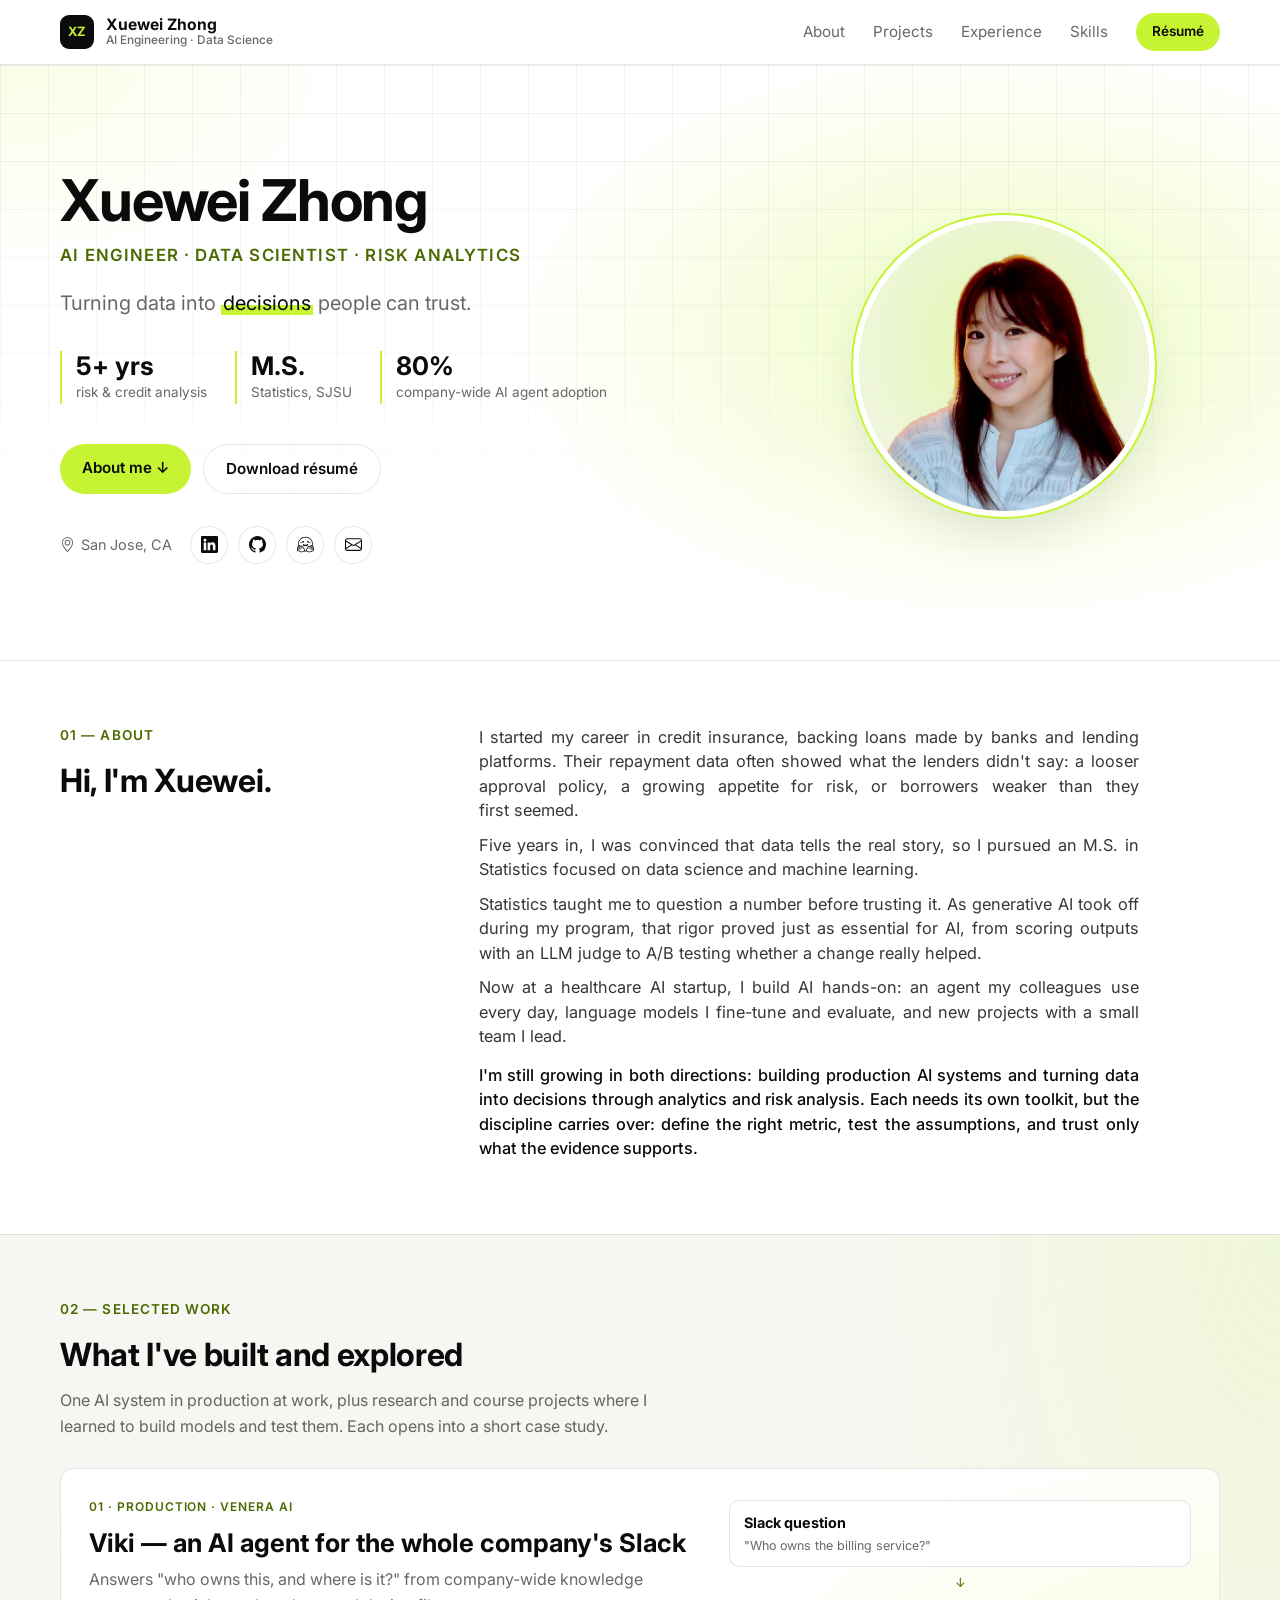
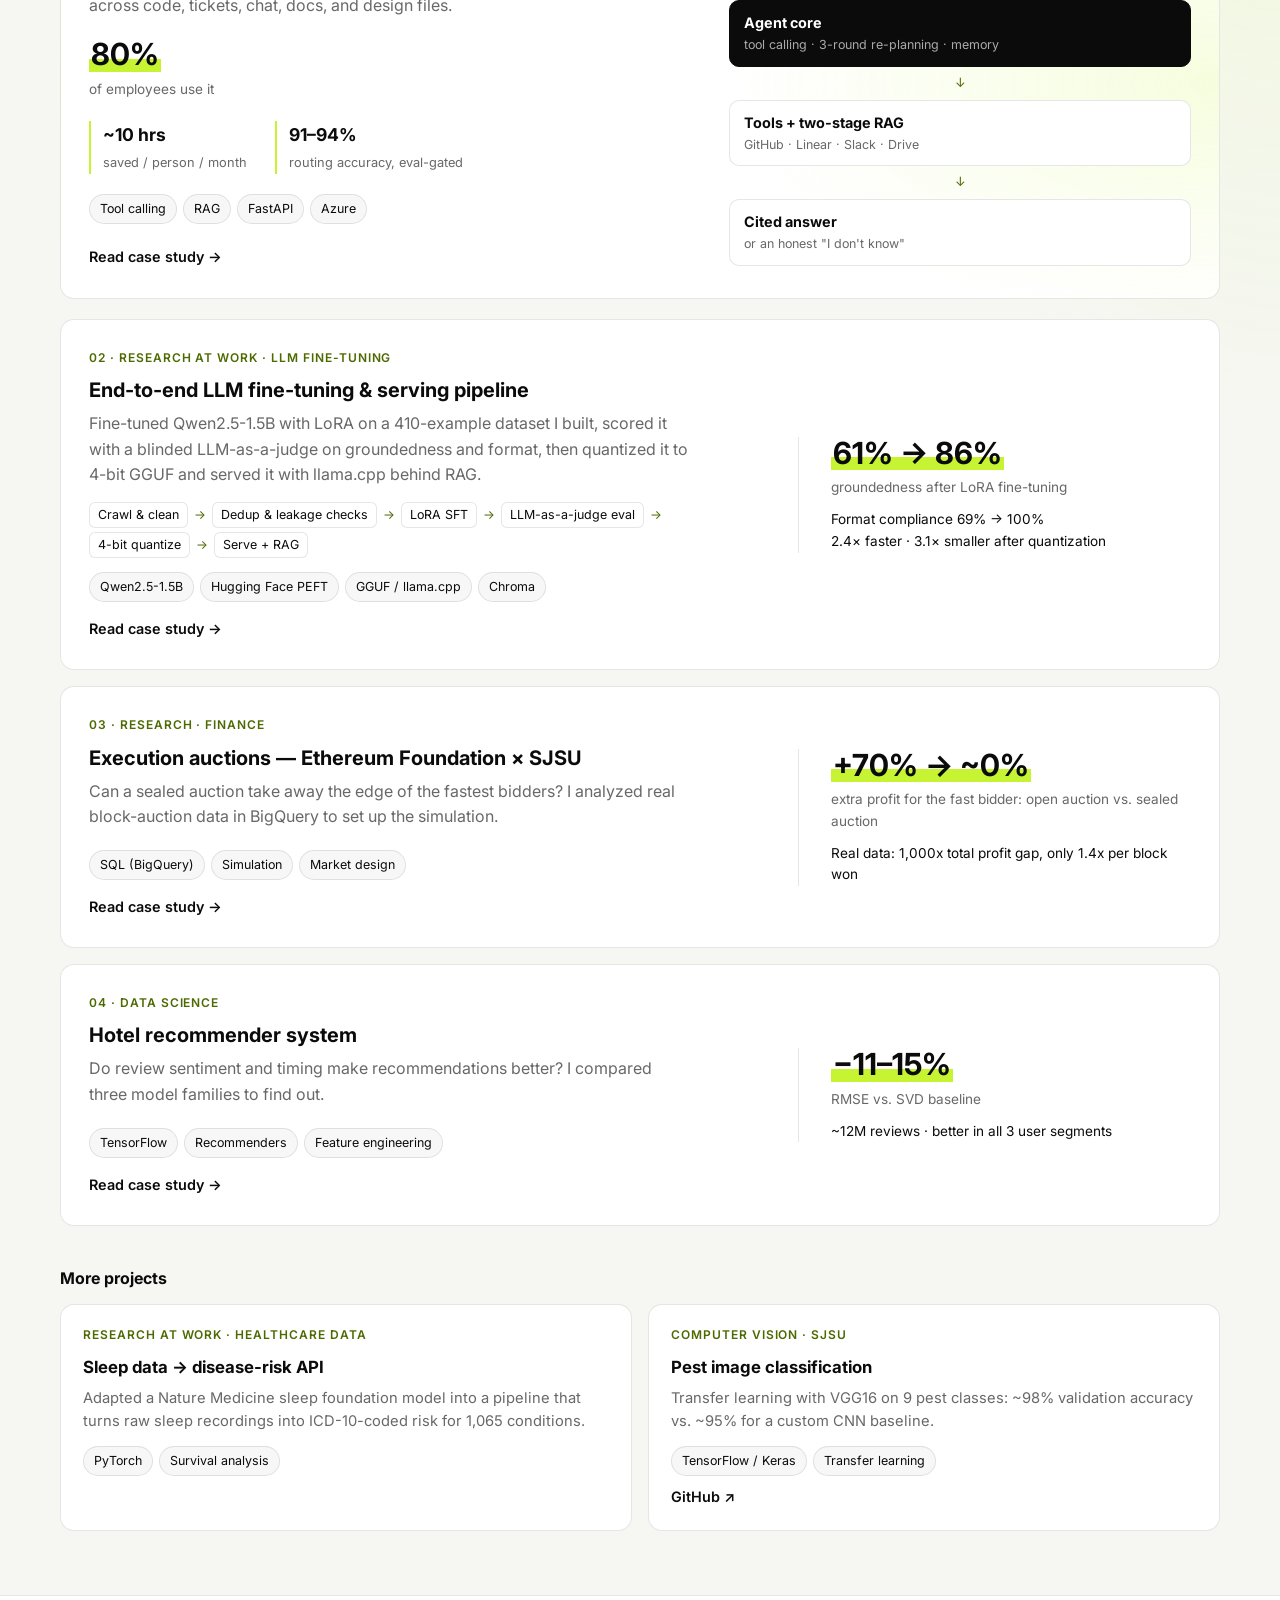
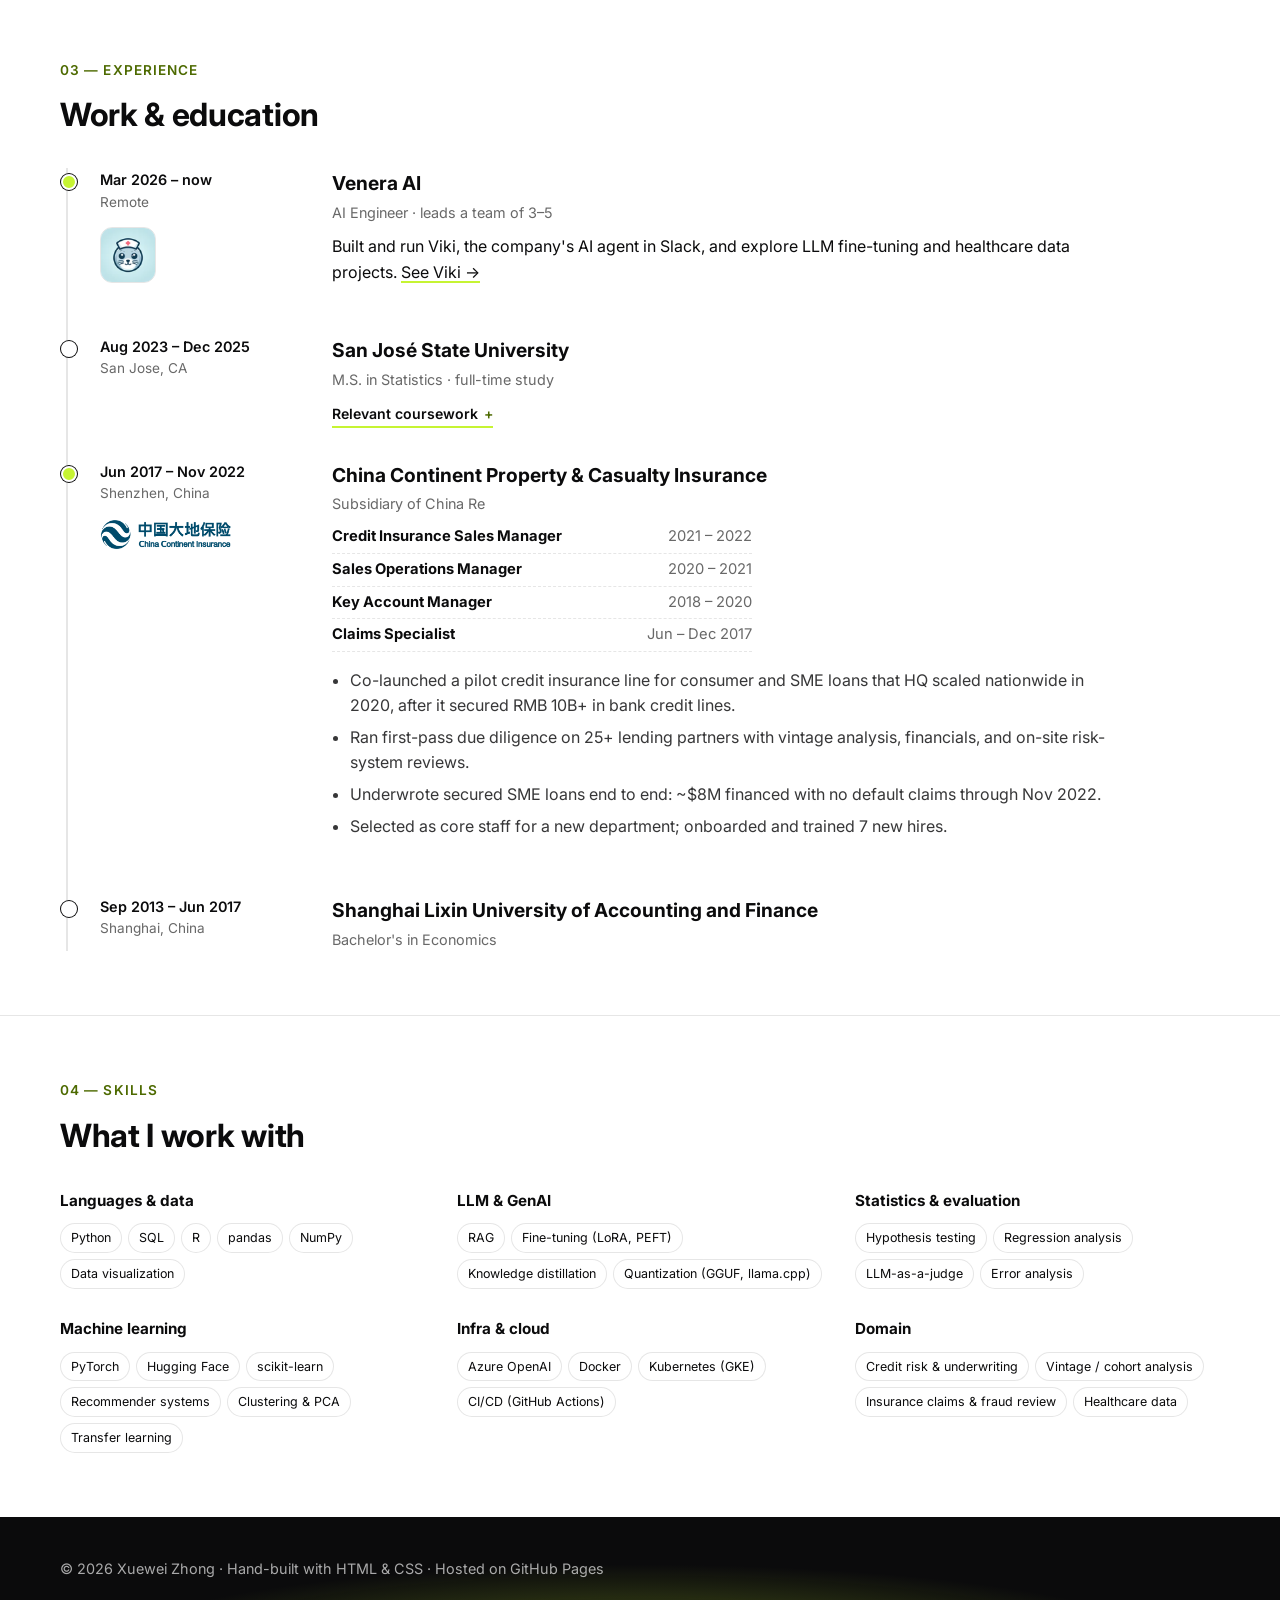
<file: index.html>
<!DOCTYPE html>
<html lang="en">
<head>
  <meta charset="UTF-8">
  <meta name="viewport" content="width=device-width, initial-scale=1.0">
  <title>Xuewei Zhong — AI Engineer</title>
  <meta name="description" content="Xuewei Zhong — AI Engineer with a background in statistics and credit risk. LLM systems, RAG, fine-tuning, and evaluation.">

  <!-- Inter font from Google Fonts -->
  <link rel="preconnect" href="https://fonts.googleapis.com">
  <link rel="preconnect" href="https://fonts.gstatic.com" crossorigin>
  <link href="https://fonts.googleapis.com/css2?family=Inter:wght@400;500;600;700&display=swap" rel="stylesheet">

  <!-- All styling lives in style.css -->
  <link rel="icon" href="favicon.svg" type="image/svg+xml">
  <link rel="stylesheet" href="style.css?v=20261125b">
</head>
<body>

  <!-- ===================== Navbar ===================== -->
  <nav class="nav">
    <div class="container nav-inner">
      <a href="#home" class="nav-logo"><span class="logo-badge" aria-hidden="true">XZ</span><span class="logo-text"><span class="logo-name">Xuewei Zhong</span><span class="logo-sub">AI Engineering · Data Science</span></span></a>
      <div class="nav-links">
        <a href="#about">About</a>
        <a href="#projects">Projects</a>
        <a href="#experience">Experience</a>
        <a href="#skills">Skills</a>
        <a href="assets/resume.pdf" class="btn btn-primary btn-sm" target="_blank" rel="noopener">Résumé</a>
      </div>
    </div>
  </nav>

  <!-- ===================== Hero ===================== -->
  <header id="home" class="hero">
    <div class="container hero-inner">

      <!-- Left column: name, role, one line, skills, actions -->
      <div class="hero-text">
        <h1>Xuewei Zhong</h1>
        <p class="eyebrow hero-titles"><span>AI Engineer</span> · <span>Data Scientist</span> · <span>Risk Analytics</span></p>
        <p class="tagline">Turning data into <span class="hl">decisions</span> people can trust.</p>

        <ul class="stats">
          <li><strong>5+ yrs</strong><span>risk &amp; credit analysis</span></li>
          <li><strong>M.S.</strong><span>Statistics, SJSU</span></li>
          <li><strong>80%</strong><span>company-wide AI agent adoption</span></li>
        </ul>

        <div class="hero-actions">
          <a href="#about" class="btn btn-primary">About me ↓</a>
          <a href="assets/resume.pdf" class="btn btn-outline" target="_blank" rel="noopener">Download résumé</a>
        </div>

        <div class="socials">
          <span class="location"><svg viewBox="0 0 16 16" aria-hidden="true" focusable="false" fill="currentColor"><path d="M12.166 8.94c-.524 1.062-1.234 2.12-1.96 3.07A32 32 0 0 1 8 14.58a32 32 0 0 1-2.206-2.57c-.726-.95-1.436-2.008-1.96-3.07C3.304 7.867 3 6.862 3 6a5 5 0 0 1 10 0c0 .862-.305 1.867-.834 2.94M8 16s6-5.686 6-10A6 6 0 0 0 2 6c0 4.314 6 10 6 10"/><path d="M8 8a2 2 0 1 1 0-4 2 2 0 0 1 0 4m0 1a3 3 0 1 0 0-6 3 3 0 0 0 0 6"/></svg>San Jose, CA</span>
          <a class="icon-link" href="https://www.linkedin.com/in/xuewei-verity" target="_blank" rel="noopener" aria-label="LinkedIn" title="LinkedIn"><svg viewBox="0 0 16 16" aria-hidden="true" focusable="false" fill="currentColor"><path d="M0 1.146C0 .513.526 0 1.175 0h13.65C15.474 0 16 .513 16 1.146v13.708c0 .633-.526 1.146-1.175 1.146H1.175C.526 16 0 15.487 0 14.854zm4.943 12.248V6.169H2.542v7.225zm-1.2-8.212c.837 0 1.358-.554 1.358-1.248-.015-.709-.52-1.248-1.342-1.248S2.4 3.226 2.4 3.934c0 .694.521 1.248 1.327 1.248zm4.908 8.212V9.359c0-.216.016-.432.08-.586.173-.431.568-.878 1.232-.878.869 0 1.216.662 1.216 1.634v3.865h2.401V9.25c0-2.22-1.184-3.252-2.764-3.252-1.274 0-1.845.7-2.165 1.193v.025h-.016l.016-.025V6.169h-2.4c.03.678 0 7.225 0 7.225z"/></svg></a>
          <a class="icon-link" href="https://github.com/xuewei-z" target="_blank" rel="noopener" aria-label="GitHub" title="GitHub"><svg viewBox="0 0 16 16" aria-hidden="true" focusable="false" fill="currentColor"><path d="M8 0C3.58 0 0 3.58 0 8c0 3.54 2.29 6.53 5.47 7.59.4.07.55-.17.55-.38 0-.19-.01-.82-.01-1.49-2.01.37-2.53-.49-2.69-.94-.09-.23-.48-.94-.82-1.13-.28-.15-.68-.52-.01-.53.63-.01 1.08.58 1.23.82.72 1.21 1.87.87 2.33.66.07-.52.28-.87.51-1.07-1.78-.2-3.64-.89-3.64-3.95 0-.87.31-1.59.82-2.15-.08-.2-.36-1.02.08-2.12 0 0 .67-.21 2.2.82.64-.18 1.32-.27 2-.27s1.36.09 2 .27c1.53-1.04 2.2-.82 2.2-.82.44 1.1.16 1.92.08 2.12.51.56.82 1.27.82 2.15 0 3.07-1.87 3.75-3.65 3.95.29.25.54.73.54 1.48 0 1.07-.01 1.93-.01 2.2 0 .21.15.46.55.38A8.01 8.01 0 0 0 16 8c0-4.42-3.58-8-8-8"/></svg></a>
          <a class="icon-link" href="https://huggingface.co/Xuewei-Z" target="_blank" rel="noopener" aria-label="Hugging Face" title="Hugging Face"><svg viewBox="0 0 24 24" aria-hidden="true" focusable="false" fill="currentColor"><path d="M1.4446 11.5059c0 1.1021.1673 2.1585.4847 3.1563-.0378-.0028-.0691-.0058-.1058-.0058-.4209 0-.8015.16-1.0704.4512-.3454.3737-.4984.8335-.4316 1.293a1.576 1.576 0 0 0 .2148.5978c-.2319.1864-.4018.4456-.4844.7578-.0646.2448-.131.7543.2149 1.2794a1.4552 1.4552 0 0 0-.0625.1055c-.208.3923-.2207.8372-.0371 1.25.2783.6258.9696 1.1175 2.3126 1.6467.8356.3292 1.5988.5411 1.6056.543 1.1046.2847 2.104.4277 2.969.4277 1.4173 0 2.4754-.3849 3.1525-1.1446 1.538.2651 2.791.1403 3.592.006.6773.7555 1.7332 1.1387 3.1467 1.1387.8649 0 1.8643-.143 2.969-.4278.0068-.0019.77-.2138 1.6056-.543 1.343-.5292 2.0343-1.0208 2.3126-1.6466.1836-.4129.171-.8577-.037-1.25a1.4685 1.4685 0 0 0-.0626-.1056c.346-.525.2795-1.0346.2149-1.2793-.0826-.3122-.2525-.5714-.4844-.7579.11-.1816.1831-.3788.2148-.5977.0669-.4595-.0862-.9193-.4316-1.293-.2688-.2913-.6495-.4513-1.0704-.4513-.0209 0-.0376.0008-.0588.0018.3162-.9966.4846-2.0518.4846-3.1523 0-5.807-4.7362-10.5144-10.5789-10.5144-5.8426 0-10.5788 4.7073-10.5788 10.5144Zm10.5788-9.4831c5.2727 0 9.5476 4.246 9.5476 9.483a9.4201 9.4201 0 0 1-.2696 2.2365c-.0039-.0047-.0079-.011-.0117-.0156-.274-.3255-.6679-.5059-1.1075-.5059-.352 0-.714.1155-1.0763.3438-.2403.1517-.5058.422-.7793.7598-.2534-.3492-.608-.5832-1.0137-.6465a1.5174 1.5174 0 0 0-.2344-.0176c-.9263 0-1.4828.7993-1.6935 1.5177-.1046.2426-.6065 1.3482-1.3614 2.0978-1.1681 1.1601-1.4458 2.3534-.8396 3.6382-.843.1029-1.5836.0927-2.365-.006.5906-1.212.3626-2.4388-.8426-3.6322-.755-.7496-1.2568-1.8552-1.3614-2.0978-.2107-.7184-.7673-1.5177-1.6935-1.5177-.078 0-.1568.0054-.2344.0176-.4057.0633-.7604.2973-1.0137.6465-.2735-.3379-.539-.6081-.7794-.7598-.3622-.2283-.7243-.3438-1.0762-.3438-.4266 0-.8094.171-1.0821.4786a9.4208 9.4208 0 0 1-.2598-2.1936c0-5.237 4.2749-9.483 9.5475-9.483zM8.6443 7.0036c-.4838.0043-.9503.2667-1.1934.7227-.3536.6633-.1006 1.4873.5645 1.84.351.1862.4883-.5261.836-.6485.3107-.1095.841.399 1.0078.086.3536-.6634.1025-1.4874-.5625-1.84a1.3659 1.3659 0 0 0-.6524-.1602Zm6.8403 0c-.2199-.002-.4426.05-.6504.1602-.665.3526-.9181 1.1766-.5645 1.84.1669.313.6971-.1955 1.0079-.086.3476.1224.4867.8347.838.6485.6649-.3527.916-1.1767.5624-1.84-.243-.456-.7096-.7184-1.1934-.7227Zm-9.7565 1.418a.8768.8768 0 0 0-.877.877c0 .4846.3925.877.877.877a.8768.8768 0 0 0 .877-.877.8768.8768 0 0 0-.877-.877zm12.6434 0c-.4845 0-.879.3925-.879.877 0 .4846.3945.877.879.877a.8768.8768 0 0 0 .877-.877.8768.8768 0 0 0-.877-.877zM8.7927 11.459c-.179-.003-.2793.1107-.2793.416 0 .8097.3874 2.125 1.4279 2.924.207-.7123 1.3453-1.2832 1.5079-1.2012.2315.1167.2191.4417.6074.7266.3884-.285.374-.6098.6056-.7266.1627-.082 1.3009.4889 1.5079 1.2012 1.0404-.799 1.4278-2.1144 1.4278-2.924 0-1.2212-1.583.6402-3.5413.6485-1.4686-.0061-2.7266-1.0558-3.2639-1.0645zM4.312 14.4768c.5792.365 1.6964 2.2751 2.1056 3.0177.1371.2488.371.3536.582.3536.4188 0 .7465-.4138.0391-.9395-1.0636-.791-.6914-2.0846-.1836-2.1642a.4302.4302 0 0 1 .0664-.004c.4616 0 .666.7892.666.7892s.5959 1.4898 1.6213 2.508c.942.9356 1.062 1.703.4961 2.6661-.0164-.004-.0159.0236-.1484.2149-.1853.2673-.4322.4688-.7188.6152-.5062.2269-1.1397.2696-1.7833.2696-1.037 0-2.1017-.1824-2.6975-.336-.0293-.0075-3.6505-.9567-3.1916-1.8224.0771-.1454.2033-.2031.3633-.2031.6463 0 1.823.9551 2.3283.9551.113 0 .196-.0865.2285-.2031.2249-.8045-3.2787-1.0522-2.9846-2.1642.0519-.1967.193-.2757.3907-.2754.854 0 2.7704 1.4923 3.172 1.4923.0307 0 .0525-.0085.0645-.0274.2012-.3227.1096-.5865-1.3087-1.4395-1.4182-.8533-2.4315-1.329-1.8653-1.9416.0651-.0707.1574-.1015.2695-.1015.8611.0002 2.8948 1.84 2.8948 1.84s.5487.5683.8809.5683c.0762 0 .1416-.0315.1855-.1054.2355-.3946-2.1858-2.2183-2.3224-2.971-.0926-.51.0641-.7676.3555-.7676-.0006.008.1701-.0285.4942.1759zm16.2257.5918c-.1366.7526-2.5579 2.5764-2.3224 2.9709.044.074.1092.1055.1855.1055.3321 0 .881-.5684.881-.5684s2.0336-1.8397 2.8947-1.84c.1121 0 .2044.0308.2695.1016.5662.6125-.447 1.0882-1.8653 1.9415-1.4183.853-1.51 1.1168-1.3087 1.4396.012.0188.0337.0273.0644.0273.4016 0 2.3181-1.4923 3.1721-1.4923.1977-.0002.3388.0787.3907.2754.294 1.112-3.2095 1.3597-2.9846 2.1642.0325.1166.1156.2032.2285.2032.5054 0 1.682-.9552 2.3283-.9552.16 0 .2862.0577.3633.2032.459.8656-3.1623 1.8149-3.1916 1.8224-.5958.1535-1.6605.336-2.6975.336-.6351 0-1.261-.0409-1.7638-.2599-.2949-.1472-.5488-.3516-.7383-.625-.0411-.0682-.1026-.1476-.1426-.205-.5726-.9679-.455-1.7371.4903-2.676 1.0254-1.0182 1.6212-2.508 1.6212-2.508s.2044-.7891.666-.7891a.4318.4318 0 0 1 .0665.0039c.5078.0796.88 1.3732-.1836 2.1642-.7074.5257-.3797.9395.039.9395.211 0 .445-.1047.5821-.3535.4092-.7426 1.5264-2.6527 2.1056-3.0178.5588-.3524.99-.1816.8497.5918z"/></svg></a>
          <a class="icon-link" href="mailto:xuewei.zhong02@gmail.com" aria-label="Email" title="xuewei.zhong02@gmail.com"><svg viewBox="0 0 16 16" aria-hidden="true" focusable="false" fill="currentColor"><path d="M0 4a2 2 0 0 1 2-2h12a2 2 0 0 1 2 2v8a2 2 0 0 1-2 2H2a2 2 0 0 1-2-2zm2-1a1 1 0 0 0-1 1v.217l7 4.2 7-4.2V4a1 1 0 0 0-1-1zm13 2.383-4.708 2.825L15 11.105zm-.034 6.876-5.64-3.471L8 9.583l-1.326-.795-5.64 3.47A1 1 0 0 0 2 13h12a1 1 0 0 0 .966-.741M1 11.105l4.708-2.897L1 5.383z"/></svg></a>
        </div>
      </div>

      <!-- Right column: headshot -->
      <div class="hero-photo">
        <img src="assets/headshot.jpg" alt="Portrait of Xuewei Zhong" class="photo" width="290" height="290">
      </div>

    </div>
  </header>

  <!-- ===================== About: short journey in plain paragraphs ===================== -->
  <section id="about" class="section">
    <div class="container about-grid">
      <div>
        <p class="section-label">01 — About</p>
        <h2>Hi, I'm Xuewei.</h2>
      </div>
      <div class="about-text">
        <p>I started my career in credit insurance, backing loans made by banks and lending platforms. Their
        repayment data often showed what the lenders didn't say: a looser approval policy, a growing appetite
        for risk, or borrowers weaker than they first&nbsp;seemed.</p>
        <p>Five years in, I was convinced that data tells the real story, so I pursued an M.S. in Statistics
        focused on data science and machine learning.</p>
        <p>Statistics taught me to question a number before trusting it. As generative AI took off during my
        program, that rigor proved just as essential for AI, from scoring outputs with an LLM judge to A/B
        testing whether a change really&nbsp;helped.</p>
        <p>Now at a healthcare AI startup, I build AI hands-on: an agent my colleagues use every day, language
        models I fine-tune and evaluate, and new projects with a small team&nbsp;I&nbsp;lead.</p>
        <p class="about-close">I'm still growing in both directions: building production AI systems and turning
        data into decisions through analytics and risk analysis. Each needs its own toolkit, but the discipline
        carries over: define the right metric, test the assumptions, and trust only what the
        evidence&nbsp;supports.</p>
      </div>
    </div>
  </section>

  <!-- ============ Placeholder sections (built in Step 2+) ============ -->
  <section id="projects" class="section section-tint">
    <div class="container">
      <div class="section-head">
        <p class="section-label">02 — Selected work</p>
        <h2>What I've built and explored</h2>
        <p class="section-sub">One AI system in production at work, plus research and course projects where I learned to build models and test them. Each opens into a short case study.</p>
      </div>

      <!-- Featured card: Viki (the one production system) -->
      <a href="projects/viki.html" class="card card-featured">
        <div>
          <p class="card-kicker">01 · Production · Venera AI</p>
          <h3>Viki — an AI agent for the whole company's Slack</h3>
          <p class="card-hook">Answers "who owns this, and where is it?" from company-wide knowledge across code, tickets, chat, docs, and design files.</p>

          <span class="metric">80%</span>
          <span class="metric-label">of employees use it</span>

          <div class="proof">
            <div><strong>~10 hrs</strong><span>saved / person / month</span></div>
            <div><strong>91–94%</strong><span>routing accuracy, eval-gated</span></div>
          </div>

          <div class="tags">
            <span class="tag">Tool calling</span>
            <span class="tag">RAG</span>
            <span class="tag">FastAPI</span>
            <span class="tag">Azure</span>
          </div>
          <span class="card-link">Read case study →</span>
        </div>

        <!-- Mini flow diagram, pure HTML/CSS (no internal screenshots) -->
        <div class="flow" aria-hidden="true">
          <div class="flow-step"><b>Slack question</b><span>"Who owns the billing service?"</span></div>
          <div class="flow-arrow">↓</div>
          <div class="flow-step is-core"><b>Agent core</b><span>tool calling · 3-round re-planning · memory</span></div>
          <div class="flow-arrow">↓</div>
          <div class="flow-step"><b>Tools + two-stage RAG</b><span>GitHub · Linear · Slack · Drive</span></div>
          <div class="flow-arrow">↓</div>
          <div class="flow-step"><b>Cited answer</b><span>or an honest "I don't know"</span></div>
        </div>
      </a>

      <!-- Projects 02-04: full-width rows (text left, key result right) -->
      <a href="projects/fine-tuning.html" class="card card-row">
        <div class="row-main">
          <p class="card-kicker">02 · Research at work · LLM fine-tuning</p>
          <h3>End-to-end LLM fine-tuning &amp; serving pipeline</h3>
          <p class="card-hook">Fine-tuned Qwen2.5-1.5B with LoRA on a 410-example dataset I built, scored it with a blinded LLM-as-a-judge on groundedness and format, then quantized it to 4-bit GGUF and served it with llama.cpp behind RAG.</p>
          <p class="mini-pipeline"><span>Crawl &amp; clean</span><i>→</i><span>Dedup &amp; leakage checks</span><i>→</i><span>LoRA SFT</span><i>→</i><span>LLM-as-a-judge eval</span><i>→</i><span>4-bit quantize</span><i>→</i><span>Serve + RAG</span></p>
          <div class="tags">
            <span class="tag">Qwen2.5-1.5B</span>
            <span class="tag">Hugging Face PEFT</span>
            <span class="tag">GGUF / llama.cpp</span>
            <span class="tag">Chroma</span>
          </div>
          <span class="card-link">Read case study →</span>
        </div>
        <div class="row-metric">
          <span class="metric">61% → 86%</span>
          <span class="metric-label">groundedness after LoRA fine-tuning</span>
          <span class="row-proof">Format compliance 69% → 100%<br>2.4× faster · 3.1× smaller after quantization</span>
        </div>
      </a>

      <a href="projects/ethereum-auctions.html" class="card card-row">
        <div class="row-main">
          <p class="card-kicker">03 · Research · Finance</p>
          <h3>Execution auctions — Ethereum Foundation × SJSU</h3>
          <p class="card-hook">Can a sealed auction take away the edge of the fastest bidders? I analyzed real block-auction data in BigQuery to set up the simulation.</p>
          <div class="tags">
            <span class="tag">SQL (BigQuery)</span>
            <span class="tag">Simulation</span>
            <span class="tag">Market design</span>
          </div>
          <span class="card-link">Read case study →</span>
        </div>
        <div class="row-metric">
          <span class="metric">+70% → ~0%</span>
          <span class="metric-label">extra profit for the fast bidder: open auction vs. sealed auction</span>
          <span class="row-proof">Real data: 1,000x total profit gap, only 1.4x per block won</span>
        </div>
      </a>

      <a href="projects/hotel-recommender.html" class="card card-row">
        <div class="row-main">
          <p class="card-kicker">04 · Data science</p>
          <h3>Hotel recommender system</h3>
          <p class="card-hook">Do review sentiment and timing make recommendations better? I compared three model families to find out.</p>
          <div class="tags">
            <span class="tag">TensorFlow</span>
            <span class="tag">Recommenders</span>
            <span class="tag">Feature engineering</span>
          </div>
          <span class="card-link">Read case study →</span>
        </div>
        <div class="row-metric">
          <span class="metric">−11–15%</span>
          <span class="metric-label">RMSE vs. SVD baseline</span>
          <span class="row-proof">~12M reviews · better in all 3 user segments</span>
        </div>
      </a>

      <!-- Smaller projects: one line each -->
      <h3 class="more-title">More projects</h3>
      <div class="more-grid">
        <div class="card card-sm">
          <p class="card-kicker">Research at work · Healthcare data</p>
          <h4>Sleep data → disease-risk API</h4>
          <p class="card-hook">Adapted a Nature Medicine sleep foundation model into a pipeline that turns raw sleep recordings into ICD-10-coded risk for 1,065 conditions.</p>
          <div class="tags"><span class="tag">PyTorch</span><span class="tag">Survival analysis</span></div>
        </div>
        <a href="https://github.com/VerityZ/pest-image-classification-vgg16" target="_blank" rel="noopener" class="card card-sm">
          <p class="card-kicker">Computer vision · SJSU</p>
          <h4>Pest image classification</h4>
          <p class="card-hook">Transfer learning with VGG16 on 9 pest classes: ~98% validation accuracy vs. ~95% for a custom CNN baseline.</p>
          <div class="tags"><span class="tag">TensorFlow / Keras</span><span class="tag">Transfer learning</span></div>
          <span class="card-link">GitHub ↗</span>
        </a>
      </div>
    </div>
  </section>

  <!-- ===================== Experience ===================== -->
  <section id="experience" class="section">
    <div class="container">
      <div class="section-head">
        <p class="section-label">03 — Experience</p>
        <h2>Work &amp; education</h2>
      </div>

      <div class="xp">
        <div class="xp-item">
          <div class="xp-when">Mar 2026 – now<span>Remote</span>
            <img src="assets/logos/venera.png" alt="Venera AI logo" class="xp-logo xp-logo-square" width="48" height="48"></div>
          <div class="xp-body">
            <h3>Venera AI</h3>
            <p class="xp-role">AI Engineer · leads a team of 3–5</p>
            <p>Built and run Viki, the company's AI agent in Slack, and explore LLM fine-tuning and healthcare data projects. <a class="inline-link" href="projects/viki.html">See Viki →</a></p>
          </div>
        </div>

        <div class="xp-item xp-edu">
          <div class="xp-when">Aug 2023 – Dec 2025<span>San Jose, CA</span></div>
          <div class="xp-body">
            <h3>San José State University</h3>
            <p class="xp-role">M.S. in Statistics · full-time study</p>
            <details class="courses">
              <summary>Relevant coursework</summary>
              <dl>
                <dt>Statistical theory</dt>
                <dd>Probability · Mathematical Statistics · Stochastic Processes</dd>
                <dt>Statistical modeling</dt>
                <dd>Regression Analysis · Experimental Design</dd>
                <dt>Machine learning</dt>
                <dd>Machine Learning · Deep Learning (DNN, CNN) · Cluster Analysis</dd>
                <dt>Data mining &amp; visualization</dt>
                <dd>Data Mining (recommender systems) · Data Visualization</dd>
              </dl>
            </details>
          </div>
        </div>

        <div class="xp-item">
          <div class="xp-when">Jun 2017 – Nov 2022<span>Shenzhen, China</span>
            <img src="assets/logos/ccic.png" alt="China Continent Insurance logo" class="xp-logo xp-logo-wide"></div>
          <div class="xp-body">
            <h3>China Continent Property &amp; Casualty Insurance</h3>
            <p class="xp-role">Subsidiary of China Re</p>
            <ol class="xp-roles">
              <li><b>Credit Insurance Sales Manager</b><span>2021 – 2022</span></li>
              <li><b>Sales Operations Manager</b><span>2020 – 2021</span></li>
              <li><b>Key Account Manager</b><span>2018 – 2020</span></li>
              <li><b>Claims Specialist</b><span>Jun – Dec 2017</span></li>
            </ol>
            <ul class="xp-points">
              <li>Co-launched a pilot credit insurance line for consumer and SME loans that HQ scaled nationwide in 2020, after it secured RMB 10B+ in bank credit lines.</li>
              <li>Ran first-pass due diligence on 25+ lending partners with vintage analysis, financials, and on-site risk-system reviews.</li>
              <li>Underwrote secured SME loans end to end: ~$8M financed with no default claims through Nov 2022.</li>
              <li>Selected as core staff for a new department; onboarded and trained 7 new hires.</li>
            </ul>
            <!-- DRAFT (hidden): partner logo wall goes here; draft kept outside the repo. -->
          </div>
        </div>

        <div class="xp-item xp-edu">
          <div class="xp-when">Sep 2013 – Jun 2017<span>Shanghai, China</span></div>
          <div class="xp-body">
            <h3>Shanghai Lixin University of Accounting and Finance</h3>
            <p class="xp-role">Bachelor's in Economics</p>
          </div>
        </div>
      </div>
    </div>
  </section>

  <section id="skills" class="section">
    <div class="container">
      <div class="section-head">
        <p class="section-label">04 — Skills</p>
        <h2>What I work with</h2>
      </div>
      <div class="skills-grid">
        <div class="skill-group">
          <h3>Languages &amp; data</h3>
          <div class="tags"><span class="tag">Python</span><span class="tag">SQL</span><span class="tag">R</span><span class="tag">pandas</span><span class="tag">NumPy</span><span class="tag">Data visualization</span></div>
        </div>
        <div class="skill-group">
          <h3>LLM &amp; GenAI</h3>
          <div class="tags"><span class="tag">RAG</span><span class="tag">Fine-tuning (LoRA, PEFT)</span><span class="tag">Knowledge distillation</span><span class="tag">Quantization (GGUF, llama.cpp)</span></div>
        </div>
        <div class="skill-group">
          <h3>Statistics &amp; evaluation</h3>
          <div class="tags"><span class="tag">Hypothesis testing</span><span class="tag">Regression analysis</span><span class="tag">LLM-as-a-judge</span><span class="tag">Error analysis</span></div>
        </div>
        <div class="skill-group">
          <h3>Machine learning</h3>
          <div class="tags"><span class="tag">PyTorch</span><span class="tag">Hugging Face</span><span class="tag">scikit-learn</span><span class="tag">Recommender systems</span><span class="tag">Clustering &amp; PCA</span><span class="tag">Transfer learning</span></div>
        </div>
        <div class="skill-group">
          <h3>Infra &amp; cloud</h3>
          <div class="tags"><span class="tag">Azure OpenAI</span><span class="tag">Docker</span><span class="tag">Kubernetes (GKE)</span><span class="tag">CI/CD (GitHub Actions)</span></div>
        </div>
        <div class="skill-group">
          <h3>Domain</h3>
          <div class="tags"><span class="tag">Credit risk &amp; underwriting</span><span class="tag">Vintage / cohort analysis</span><span class="tag">Insurance claims &amp; fraud review</span><span class="tag">Healthcare data</span></div>
        </div>
      </div>
    </div>
  </section>

  <!-- HIDDEN until life photos are ready:
  <section id="life" class="section">
    <div class="container">
      <p class="section-label">05 — Beyond work</p>
      <h2>Life photos go here (next step)</h2>
    </div>
  </section>
  -->

  <!-- ===================== Footer ===================== -->
  <footer class="footer">
    <div class="container">
      © 2026 Xuewei Zhong · Hand-built with HTML &amp; CSS · Hosted on GitHub Pages
    </div>
  </footer>

</body>
</html>
</file>
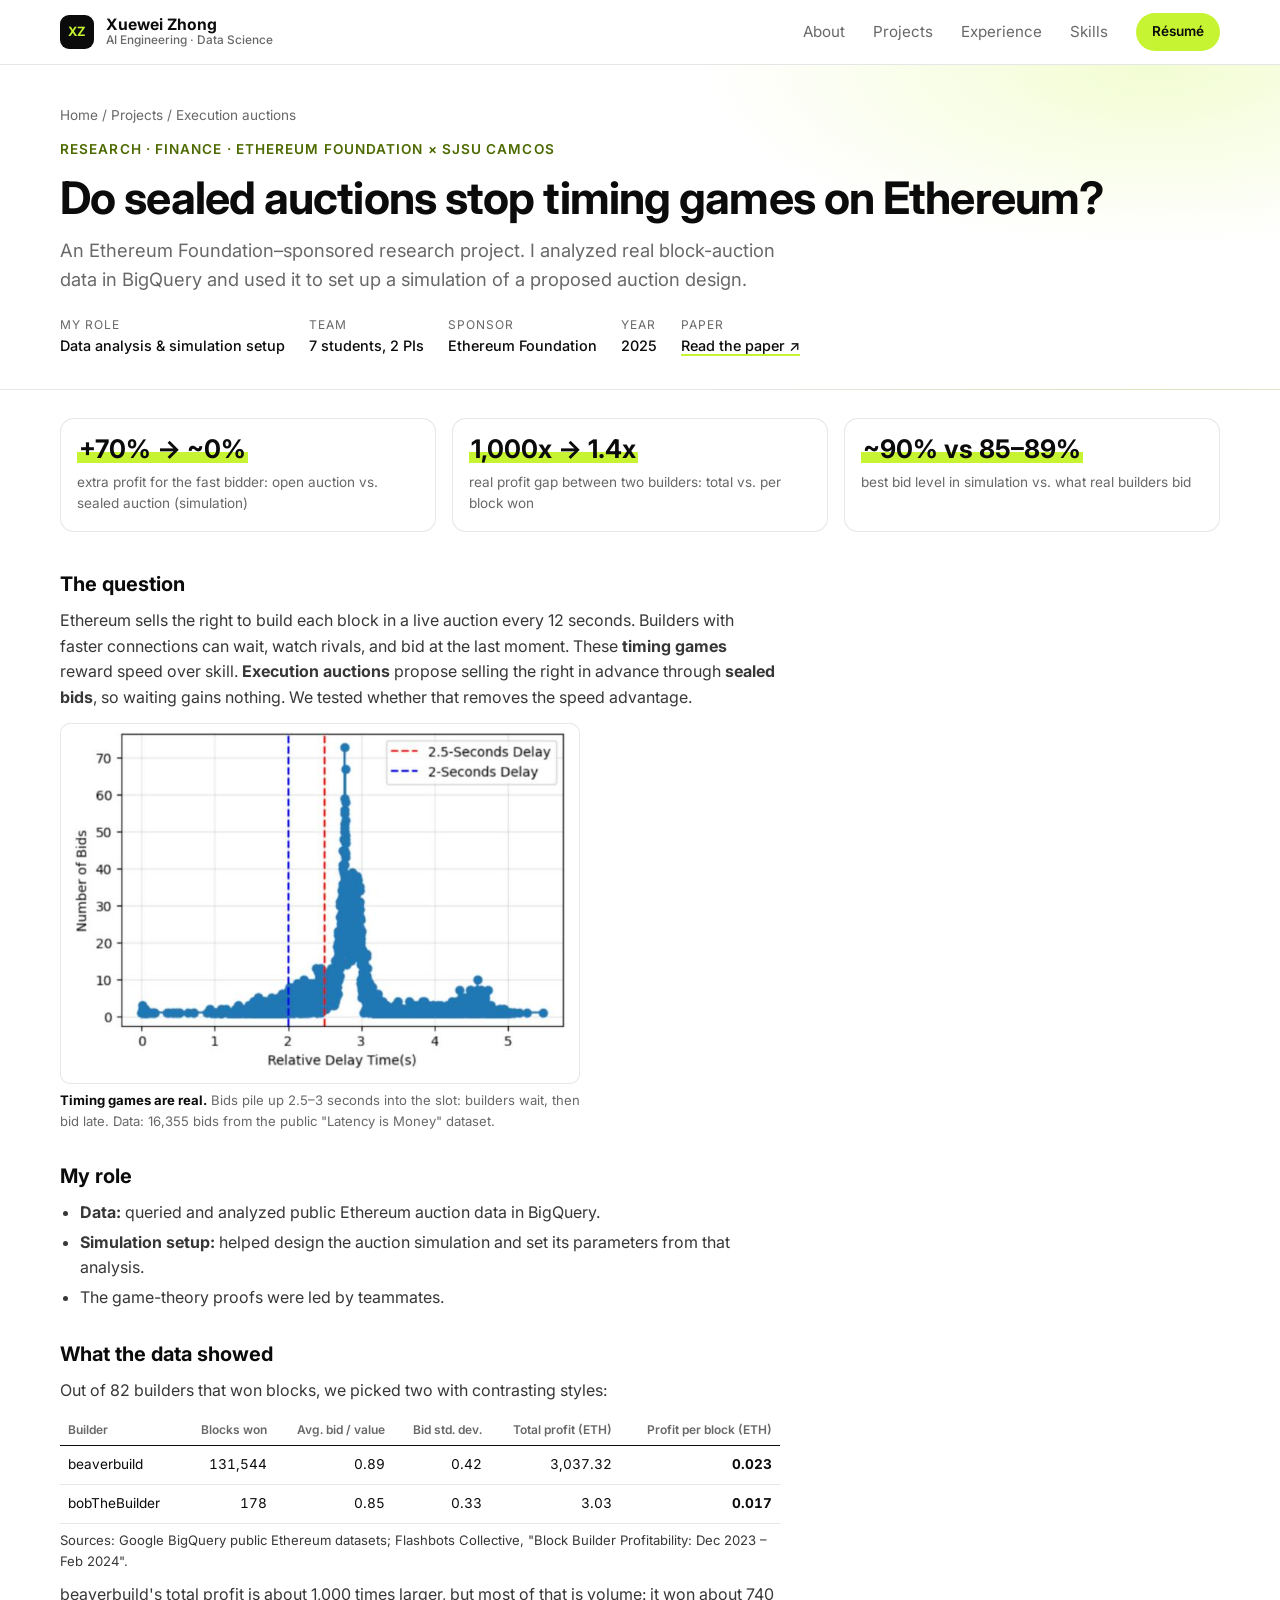
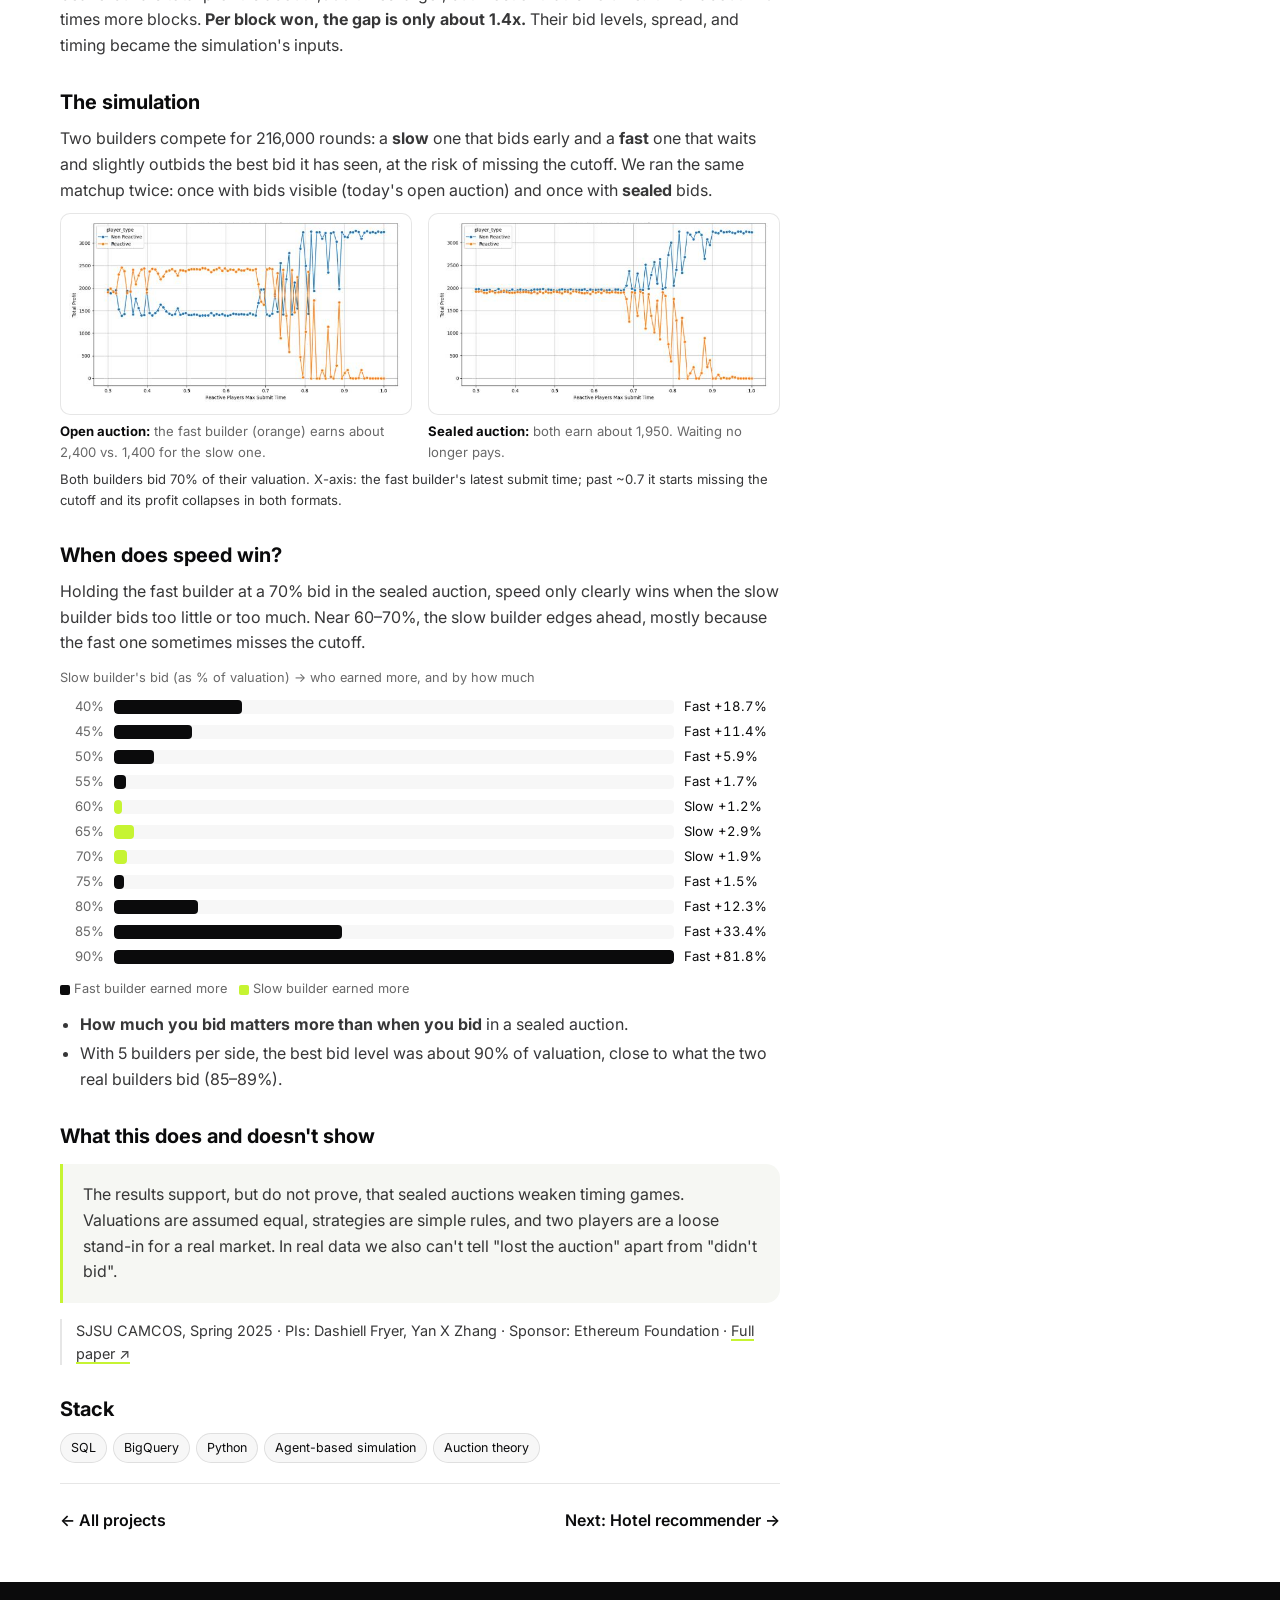
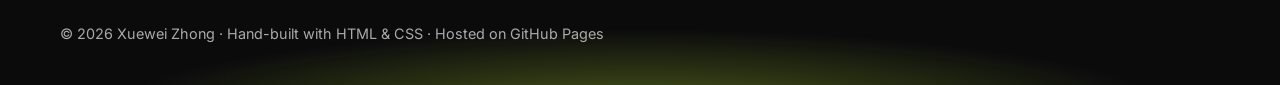
<file: projects/ethereum-auctions.html>
<!DOCTYPE html>
<html lang="en">
<head>
  <meta charset="UTF-8">
  <meta name="viewport" content="width=device-width, initial-scale=1.0">
  <title>Do sealed auctions stop timing games on Ethereum? — Xuewei Zhong</title>
  <meta name="description" content="An Ethereum Foundation–sponsored research project. I analyzed real block-auction data in BigQuery and used it to set up a simulation of a proposed auction design.">
  <link rel="preconnect" href="https://fonts.googleapis.com">
  <link rel="preconnect" href="https://fonts.gstatic.com" crossorigin>
  <link href="https://fonts.googleapis.com/css2?family=Inter:wght@400;500;600;700&display=swap" rel="stylesheet">
  <link rel="icon" href="../favicon.svg" type="image/svg+xml">
  <link rel="stylesheet" href="../style.css?v=20261125b">
</head>
<body>

  <!-- ===================== Navbar (same as home) ===================== -->
  <nav class="nav">
    <div class="container nav-inner">
      <a href="../index.html" class="nav-logo"><span class="logo-badge" aria-hidden="true">XZ</span><span class="logo-text"><span class="logo-name">Xuewei Zhong</span><span class="logo-sub">AI Engineering · Data Science</span></span></a>
      <div class="nav-links">
        <a href="../index.html#about">About</a>
        <a href="../index.html#projects">Projects</a>
        <a href="../index.html#experience">Experience</a>
        <a href="../index.html#skills">Skills</a>
        <a href="../assets/resume.pdf" class="btn btn-primary btn-sm" target="_blank" rel="noopener">Résumé</a>
      </div>
    </div>
  </nav>

  <!-- ===================== Case header ===================== -->
  <header class="case-hero">
    <div class="container">
      <p class="crumbs"><a href="../index.html">Home</a> / <a href="../index.html#projects">Projects</a> / Execution auctions</p>
      <p class="eyebrow">Research · Finance · Ethereum Foundation × SJSU CAMCOS</p>
      <h1>Do sealed auctions stop timing games on Ethereum?</h1>
      <p class="case-lede">An Ethereum Foundation–sponsored research project. I analyzed real block-auction data in BigQuery and used it to set up a simulation of a proposed auction design.</p>
      <dl class="meta">
        <div><dt>My role</dt><dd>Data analysis &amp; simulation setup</dd></div>
        <div><dt>Team</dt><dd>7 students, 2 PIs</dd></div>
        <div><dt>Sponsor</dt><dd>Ethereum Foundation</dd></div>
        <div><dt>Year</dt><dd>2025</dd></div>
        <div><dt>Paper</dt><dd><a class="inline-link" href="https://hackmd.io/MVDCR95XQXutuKb1NuTtWw?view" target="_blank" rel="noopener">Read the paper ↗</a></dd></div>
      </dl>
    </div>
  </header>

  <!-- ===================== Case body ===================== -->
  <main class="container">
    <div class="results">
      <div class="result"><span class="metric">+70% → ~0%</span><span>extra profit for the fast bidder: open auction vs. sealed auction (simulation)</span></div>
      <div class="result"><span class="metric">1,000x → 1.4x</span><span>real profit gap between two builders: total vs. per block won</span></div>
      <div class="result"><span class="metric">~90% vs 85–89%</span><span>best bid level in simulation vs. what real builders bid</span></div>
    </div>

    <article class="case-body">
      <h2>The question</h2>
      <p>Ethereum sells the right to build each block in a live auction every 12 seconds. Builders with faster connections can wait, watch rivals, and bid at the last moment. These <b>timing games</b> reward speed over skill. <b>Execution auctions</b> propose selling the right in advance through <b>sealed bids</b>, so waiting gains nothing. We tested whether that removes the speed advantage.</p>

      <figure class="fig">
        <img src="../assets/projects/ethereum/camcos-bids-vs-delay.png" alt="Scatter of bid counts by delay time: bids are sparse before 2 seconds and spike sharply between 2.5 and 3 seconds into the slot." loading="lazy">
        <figcaption><b>Timing games are real.</b> Bids pile up 2.5–3 seconds into the slot: builders wait, then bid late. Data: 16,355 bids from the public "Latency is Money" dataset.</figcaption>
      </figure>

      <h2>My role</h2>
      <ul>
        <li><b>Data:</b> queried and analyzed public Ethereum auction data in BigQuery.</li>
        <li><b>Simulation setup:</b> helped design the auction simulation and set its parameters from that analysis.</li>
        <li>The game-theory proofs were led by teammates.</li>
      </ul>

      <h2>What the data showed</h2>
      <p>Out of 82 builders that won blocks, we picked two with contrasting styles:</p>
      <div class="table-wrap">
        <table class="data">
          <thead><tr><th>Builder</th><th>Blocks won</th><th>Avg. bid / value</th><th>Bid std. dev.</th><th>Total profit (ETH)</th><th>Profit per block (ETH)</th></tr></thead>
          <tbody>
            <tr><td>beaverbuild</td><td>131,544</td><td>0.89</td><td>0.42</td><td>3,037.32</td><td><b>0.023</b></td></tr>
            <tr><td>bobTheBuilder</td><td>178</td><td>0.85</td><td>0.33</td><td>3.03</td><td><b>0.017</b></td></tr>
          </tbody>
        </table>
      </div>
      <p class="fig-note">Sources: Google BigQuery public Ethereum datasets; Flashbots Collective, "Block Builder Profitability: Dec 2023 – Feb 2024".</p>
      <p>beaverbuild's total profit is about 1,000 times larger, but most of that is volume: it won about 740 times more blocks. <b>Per block won, the gap is only about 1.4x.</b> Their bid levels, spread, and timing became the simulation's inputs.</p>

      <h2>The simulation</h2>
      <p>Two builders compete for 216,000 rounds: a <b>slow</b> one that bids early and a <b>fast</b> one that waits and slightly outbids the best bid it has seen, at the risk of missing the cutoff. We ran the same matchup twice: once with bids visible (today's open auction) and once with <b>sealed</b> bids.</p>

      <div class="fig-grid">
        <figure class="fig">
          <img src="../assets/projects/ethereum/camcos-unsealed-1v1.png" alt="Line chart, open auction: the fast builder's profit stays near 2,400 and the slow builder's near 1,400 until the fast builder starts missing the cutoff around 0.7." loading="lazy">
          <figcaption><b>Open auction:</b> the fast builder (orange) earns about 2,400 vs. 1,400 for the slow one.</figcaption>
        </figure>
        <figure class="fig">
          <img src="../assets/projects/ethereum/camcos-sealed-1v1.png" alt="Line chart, sealed auction: both builders earn about 1,950 until the fast builder starts missing the cutoff around 0.7." loading="lazy">
          <figcaption><b>Sealed auction:</b> both earn about 1,950. Waiting no longer pays.</figcaption>
        </figure>
      </div>
      <p class="fig-note">Both builders bid 70% of their valuation. X-axis: the fast builder's latest submit time; past ~0.7 it starts missing the cutoff and its profit collapses in both formats.</p>

      <h2>When does speed win?</h2>
      <p>Holding the fast builder at a 70% bid in the sealed auction, speed only clearly wins when the slow builder bids too little or too much. Near 60–70%, the slow builder edges ahead, mostly because the fast one sometimes misses the cutoff.</p>

      <figure class="bars" aria-label="Profit advantage by the slow builder's bid proportion">
        <div class="bars-title">Slow builder's bid (as % of valuation) → who earned more, and by how much</div>
        <div class="bar-row"><span class="bar-x">40%</span><span class="bar-track"><span class="bar bar-r" style="width:22.8%"></span></span><span class="bar-v">Fast +18.7%</span></div>
        <div class="bar-row"><span class="bar-x">45%</span><span class="bar-track"><span class="bar bar-r" style="width:13.9%"></span></span><span class="bar-v">Fast +11.4%</span></div>
        <div class="bar-row"><span class="bar-x">50%</span><span class="bar-track"><span class="bar bar-r" style="width:7.2%"></span></span><span class="bar-v">Fast +5.9%</span></div>
        <div class="bar-row"><span class="bar-x">55%</span><span class="bar-track"><span class="bar bar-r" style="width:2.1%"></span></span><span class="bar-v">Fast +1.7%</span></div>
        <div class="bar-row"><span class="bar-x">60%</span><span class="bar-track"><span class="bar bar-n" style="width:1.5%"></span></span><span class="bar-v">Slow +1.2%</span></div>
        <div class="bar-row"><span class="bar-x">65%</span><span class="bar-track"><span class="bar bar-n" style="width:3.6%"></span></span><span class="bar-v">Slow +2.9%</span></div>
        <div class="bar-row"><span class="bar-x">70%</span><span class="bar-track"><span class="bar bar-n" style="width:2.3%"></span></span><span class="bar-v">Slow +1.9%</span></div>
        <div class="bar-row"><span class="bar-x">75%</span><span class="bar-track"><span class="bar bar-r" style="width:1.8%"></span></span><span class="bar-v">Fast +1.5%</span></div>
        <div class="bar-row"><span class="bar-x">80%</span><span class="bar-track"><span class="bar bar-r" style="width:15.0%"></span></span><span class="bar-v">Fast +12.3%</span></div>
        <div class="bar-row"><span class="bar-x">85%</span><span class="bar-track"><span class="bar bar-r" style="width:40.8%"></span></span><span class="bar-v">Fast +33.4%</span></div>
        <div class="bar-row"><span class="bar-x">90%</span><span class="bar-track"><span class="bar bar-r" style="width:100.0%"></span></span><span class="bar-v">Fast +81.8%</span></div>
        <figcaption><span class="key key-r"></span>Fast builder earned more <span class="key key-n"></span>Slow builder earned more</figcaption>
      </figure>

      <ul>
        <li><b>How much you bid matters more than when you bid</b> in a sealed auction.</li>
        <li>With 5 builders per side, the best bid level was about 90% of valuation, close to what the two real builders bid (85–89%).</li>
      </ul>

      <h2>What this does and doesn't show</h2>
      <div class="callout">
        <p>The results support, but do not prove, that sealed auctions weaken timing games. Valuations are assumed equal, strategies are simple rules, and two players are a loose stand-in for a real market. In real data we also can't tell "lost the auction" apart from "didn't bid".</p>
      </div>

      <p class="note">SJSU CAMCOS, Spring 2025 · PIs: Dashiell Fryer, Yan X Zhang · Sponsor: Ethereum Foundation · <a class="inline-link" href="https://hackmd.io/MVDCR95XQXutuKb1NuTtWw?view" target="_blank" rel="noopener">Full paper ↗</a></p>

      <h2>Stack</h2>
      <div class="tags">
        <span class="tag">SQL</span>
        <span class="tag">BigQuery</span>
        <span class="tag">Python</span>
        <span class="tag">Agent-based simulation</span>
        <span class="tag">Auction theory</span>
      </div>

      <!-- Prev / next -->
      <div class="case-nav">
        <a href="../index.html#projects">← All projects</a>
        <a href="hotel-recommender.html">Next: Hotel recommender →</a>
      </div>
    </article>
  </main>

  <footer class="footer">
    <div class="container">
      © 2026 Xuewei Zhong · Hand-built with HTML &amp; CSS · Hosted on GitHub Pages
    </div>
  </footer>

</body>
</html>
</file>
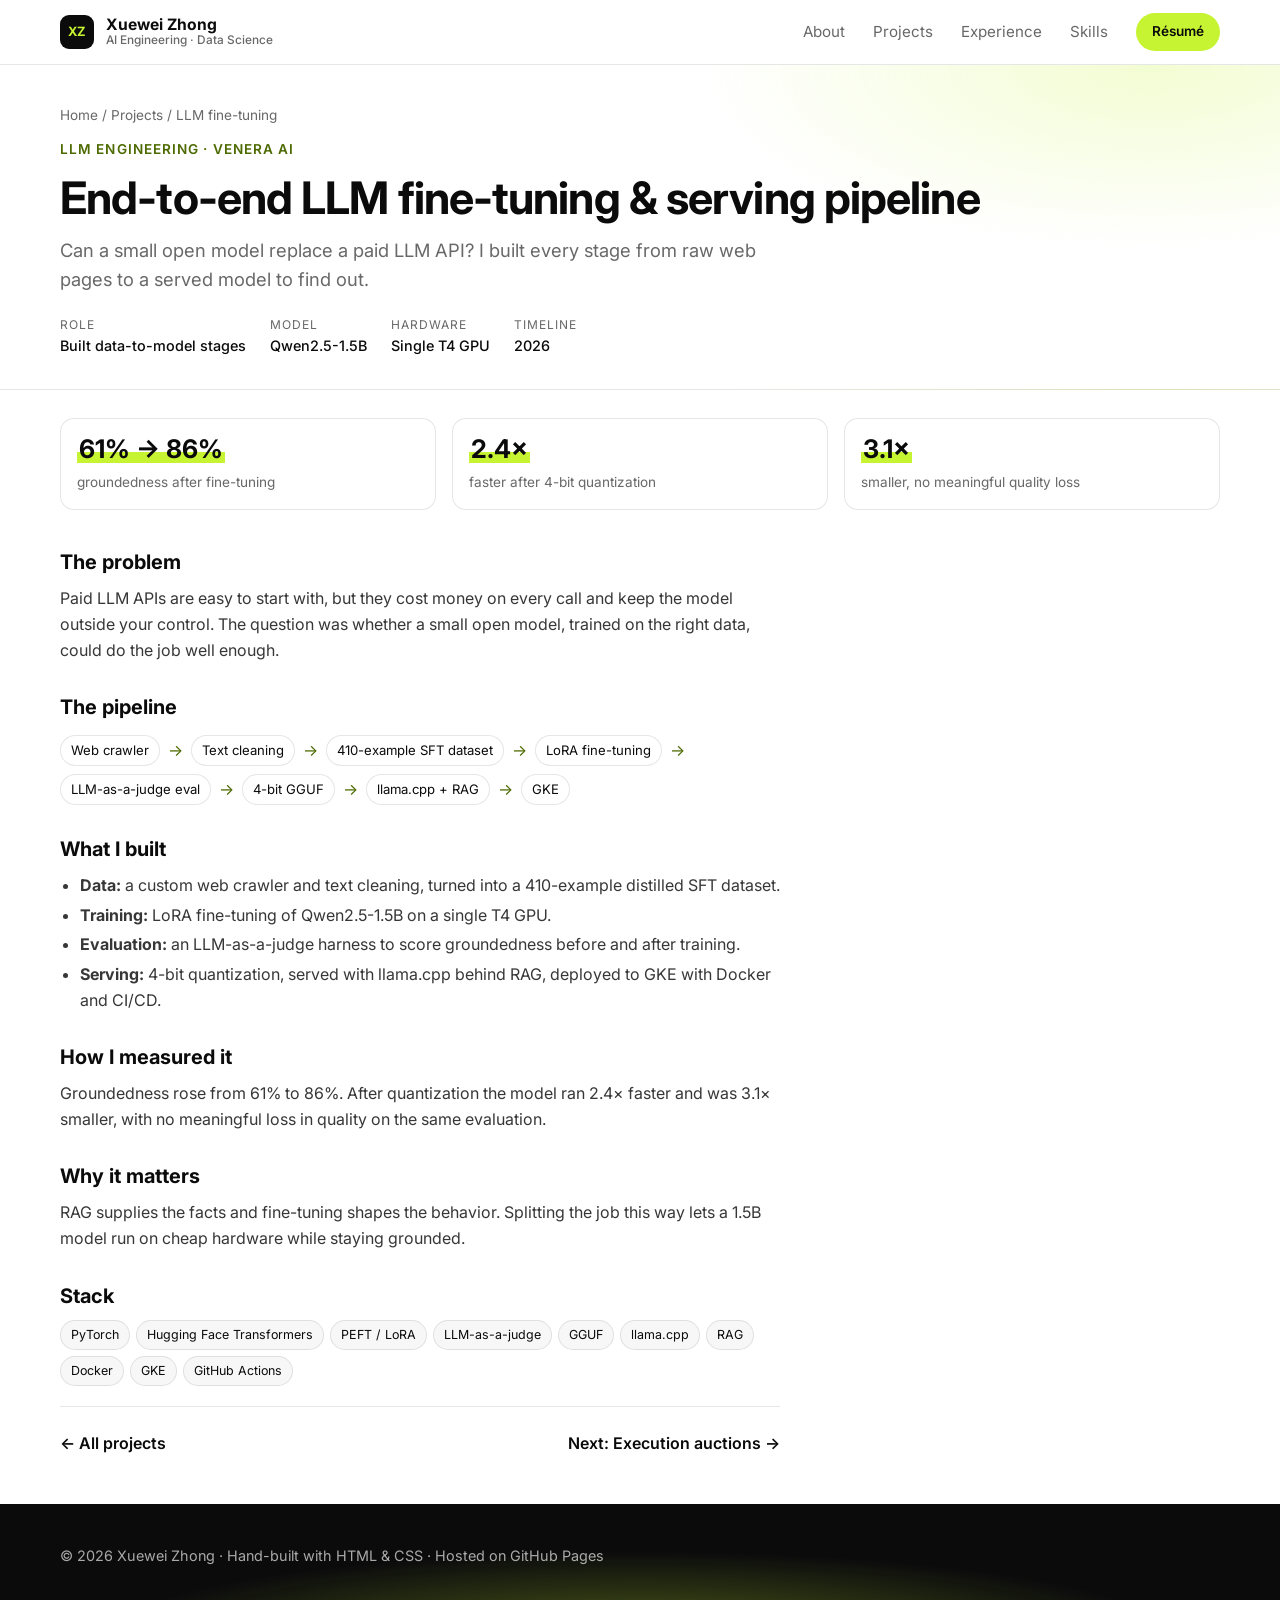
<file: projects/fine-tuning.html>
<!DOCTYPE html>
<html lang="en">
<head>
  <meta charset="UTF-8">
  <meta name="viewport" content="width=device-width, initial-scale=1.0">
  <title>End-to-end LLM fine-tuning &amp; serving pipeline — Xuewei Zhong</title>
  <meta name="description" content="Can a small open model replace a paid LLM API? I built every stage from raw web pages to a served model to find out.">
  <link rel="preconnect" href="https://fonts.googleapis.com">
  <link rel="preconnect" href="https://fonts.gstatic.com" crossorigin>
  <link href="https://fonts.googleapis.com/css2?family=Inter:wght@400;500;600;700&display=swap" rel="stylesheet">
  <link rel="icon" href="../favicon.svg" type="image/svg+xml">
  <link rel="stylesheet" href="../style.css?v=20261125b">
</head>
<body>

  <!-- ===================== Navbar (same as home) ===================== -->
  <nav class="nav">
    <div class="container nav-inner">
      <a href="../index.html" class="nav-logo"><span class="logo-badge" aria-hidden="true">XZ</span><span class="logo-text"><span class="logo-name">Xuewei Zhong</span><span class="logo-sub">AI Engineering · Data Science</span></span></a>
      <div class="nav-links">
        <a href="../index.html#about">About</a>
        <a href="../index.html#projects">Projects</a>
        <a href="../index.html#experience">Experience</a>
        <a href="../index.html#skills">Skills</a>
        <a href="../assets/resume.pdf" class="btn btn-primary btn-sm" target="_blank" rel="noopener">Résumé</a>
      </div>
    </div>
  </nav>

  <!-- ===================== Case header ===================== -->
  <header class="case-hero">
    <div class="container">
      <p class="crumbs"><a href="../index.html">Home</a> / <a href="../index.html#projects">Projects</a> / LLM fine-tuning</p>
      <p class="eyebrow">LLM engineering · Venera AI</p>
      <h1>End-to-end LLM fine-tuning &amp; serving pipeline</h1>
      <p class="case-lede">Can a small open model replace a paid LLM API? I built every stage from raw web pages to a served model to find out.</p>
      <dl class="meta">
        <div><dt>Role</dt><dd>Built data-to-model stages</dd></div>
        <div><dt>Model</dt><dd>Qwen2.5-1.5B</dd></div>
        <div><dt>Hardware</dt><dd>Single T4 GPU</dd></div>
        <div><dt>Timeline</dt><dd>2026</dd></div>
      </dl>
    </div>
  </header>

  <!-- ===================== Case body ===================== -->
  <main class="container">
    <div class="results">
      <div class="result"><span class="metric">61% → 86%</span><span>groundedness after fine-tuning</span></div>
      <div class="result"><span class="metric">2.4×</span><span>faster after 4-bit quantization</span></div>
      <div class="result"><span class="metric">3.1×</span><span>smaller, no meaningful quality loss</span></div>
    </div>

    <article class="case-body">
      <h2>The problem</h2>
      <p>Paid LLM APIs are easy to start with, but they cost money on every call and keep the model outside your control. The question was whether a small open model, trained on the right data, could do the job well enough.</p>

      <h2>The pipeline</h2>
      <div class="pipeline"><span class="tag">Web crawler</span> <i>→</i> <span class="tag">Text cleaning</span> <i>→</i> <span class="tag">410-example SFT dataset</span> <i>→</i> <span class="tag">LoRA fine-tuning</span> <i>→</i> <span class="tag">LLM-as-a-judge eval</span> <i>→</i> <span class="tag">4-bit GGUF</span> <i>→</i> <span class="tag">llama.cpp + RAG</span> <i>→</i> <span class="tag">GKE</span></div>

      <h2>What I built</h2>
      <ul>
        <li><b>Data:</b> a custom web crawler and text cleaning, turned into a 410-example distilled SFT dataset.</li>
        <li><b>Training:</b> LoRA fine-tuning of Qwen2.5-1.5B on a single T4 GPU.</li>
        <li><b>Evaluation:</b> an LLM-as-a-judge harness to score groundedness before and after training.</li>
        <li><b>Serving:</b> 4-bit quantization, served with llama.cpp behind RAG, deployed to GKE with Docker and CI/CD.</li>
      </ul>

      <h2>How I measured it</h2>
      <p>Groundedness rose from 61% to 86%. After quantization the model ran 2.4× faster and was 3.1× smaller, with no meaningful loss in quality on the same evaluation.</p>

      <h2>Why it matters</h2>
      <p>RAG supplies the facts and fine-tuning shapes the behavior. Splitting the job this way lets a 1.5B model run on cheap hardware while staying grounded.</p>

      <h2>Stack</h2>
      <div class="tags">
        <span class="tag">PyTorch</span>
        <span class="tag">Hugging Face Transformers</span>
        <span class="tag">PEFT / LoRA</span>
        <span class="tag">LLM-as-a-judge</span>
        <span class="tag">GGUF</span>
        <span class="tag">llama.cpp</span>
        <span class="tag">RAG</span>
        <span class="tag">Docker</span>
        <span class="tag">GKE</span>
        <span class="tag">GitHub Actions</span>
      </div>

      <!-- Prev / next -->
      <div class="case-nav">
        <a href="../index.html#projects">← All projects</a>
        <a href="ethereum-auctions.html">Next: Execution auctions →</a>
      </div>
    </article>
  </main>

  <footer class="footer">
    <div class="container">
      © 2026 Xuewei Zhong · Hand-built with HTML &amp; CSS · Hosted on GitHub Pages
    </div>
  </footer>

</body>
</html>
</file>
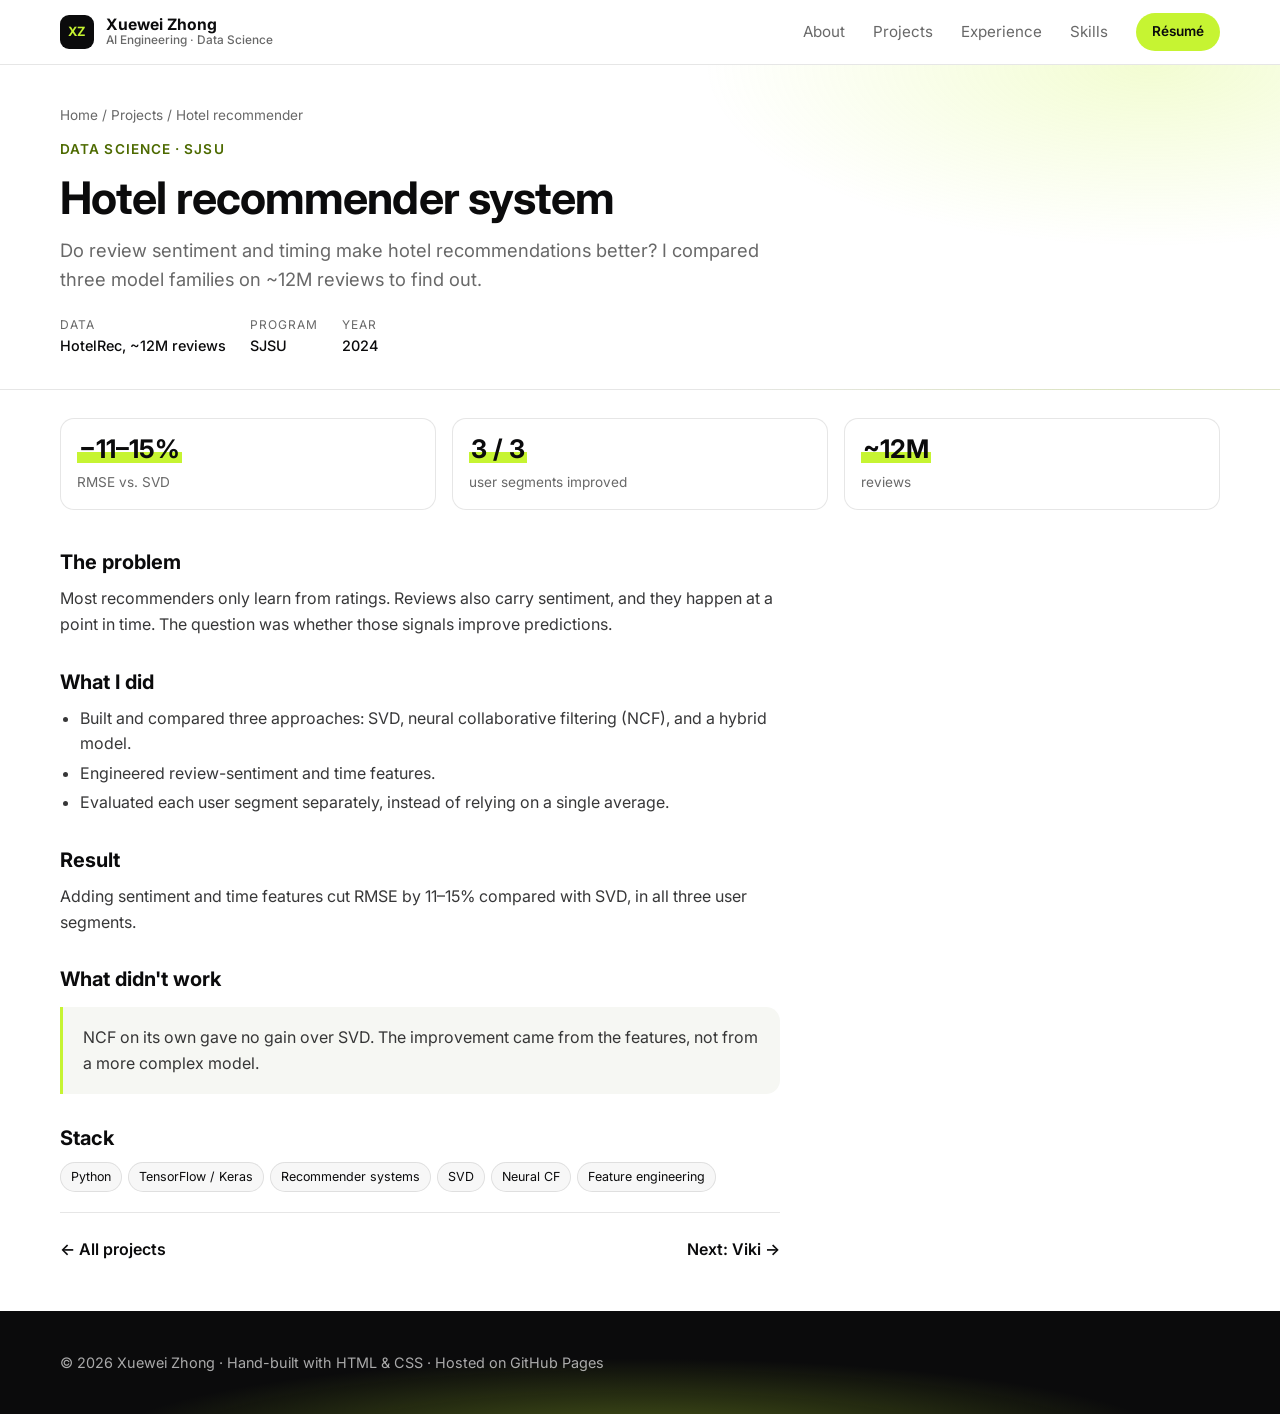
<file: projects/hotel-recommender.html>
<!DOCTYPE html>
<html lang="en">
<head>
  <meta charset="UTF-8">
  <meta name="viewport" content="width=device-width, initial-scale=1.0">
  <title>Hotel recommender system — Xuewei Zhong</title>
  <meta name="description" content="Do review sentiment and timing make hotel recommendations better? I compared three model families on ~12M reviews to find out.">
  <link rel="preconnect" href="https://fonts.googleapis.com">
  <link rel="preconnect" href="https://fonts.gstatic.com" crossorigin>
  <link href="https://fonts.googleapis.com/css2?family=Inter:wght@400;500;600;700&display=swap" rel="stylesheet">
  <link rel="icon" href="../favicon.svg" type="image/svg+xml">
  <link rel="stylesheet" href="../style.css?v=20261125b">
</head>
<body>

  <!-- ===================== Navbar (same as home) ===================== -->
  <nav class="nav">
    <div class="container nav-inner">
      <a href="../index.html" class="nav-logo"><span class="logo-badge" aria-hidden="true">XZ</span><span class="logo-text"><span class="logo-name">Xuewei Zhong</span><span class="logo-sub">AI Engineering · Data Science</span></span></a>
      <div class="nav-links">
        <a href="../index.html#about">About</a>
        <a href="../index.html#projects">Projects</a>
        <a href="../index.html#experience">Experience</a>
        <a href="../index.html#skills">Skills</a>
        <a href="../assets/resume.pdf" class="btn btn-primary btn-sm" target="_blank" rel="noopener">Résumé</a>
      </div>
    </div>
  </nav>

  <!-- ===================== Case header ===================== -->
  <header class="case-hero">
    <div class="container">
      <p class="crumbs"><a href="../index.html">Home</a> / <a href="../index.html#projects">Projects</a> / Hotel recommender</p>
      <p class="eyebrow">Data science · SJSU</p>
      <h1>Hotel recommender system</h1>
      <p class="case-lede">Do review sentiment and timing make hotel recommendations better? I compared three model families on ~12M reviews to find out.</p>
      <dl class="meta">
        <div><dt>Data</dt><dd>HotelRec, ~12M reviews</dd></div>
        <div><dt>Program</dt><dd>SJSU</dd></div>
        <div><dt>Year</dt><dd>2024</dd></div>
      </dl>
    </div>
  </header>

  <!-- ===================== Case body ===================== -->
  <main class="container">
    <div class="results">
      <div class="result"><span class="metric">−11–15%</span><span>RMSE vs. SVD</span></div>
      <div class="result"><span class="metric">3 / 3</span><span>user segments improved</span></div>
      <div class="result"><span class="metric">~12M</span><span>reviews</span></div>
    </div>

    <article class="case-body">
      <h2>The problem</h2>
      <p>Most recommenders only learn from ratings. Reviews also carry sentiment, and they happen at a point in time. The question was whether those signals improve predictions.</p>

      <h2>What I did</h2>
      <ul>
        <li>Built and compared three approaches: SVD, neural collaborative filtering (NCF), and a hybrid model.</li>
        <li>Engineered review-sentiment and time features.</li>
        <li>Evaluated each user segment separately, instead of relying on a single average.</li>
      </ul>

      <h2>Result</h2>
      <p>Adding sentiment and time features cut RMSE by 11–15% compared with SVD, in all three user segments.</p>

      <h2>What didn't work</h2>
      <div class="callout">
        <p>NCF on its own gave no gain over SVD. The improvement came from the features, not from a more complex model.</p>
      </div>

      <h2>Stack</h2>
      <div class="tags">
        <span class="tag">Python</span>
        <span class="tag">TensorFlow / Keras</span>
        <span class="tag">Recommender systems</span>
        <span class="tag">SVD</span>
        <span class="tag">Neural CF</span>
        <span class="tag">Feature engineering</span>
      </div>

      <!-- Prev / next -->
      <div class="case-nav">
        <a href="../index.html#projects">← All projects</a>
        <a href="viki.html">Next: Viki →</a>
      </div>
    </article>
  </main>

  <footer class="footer">
    <div class="container">
      © 2026 Xuewei Zhong · Hand-built with HTML &amp; CSS · Hosted on GitHub Pages
    </div>
  </footer>

</body>
</html>
</file>
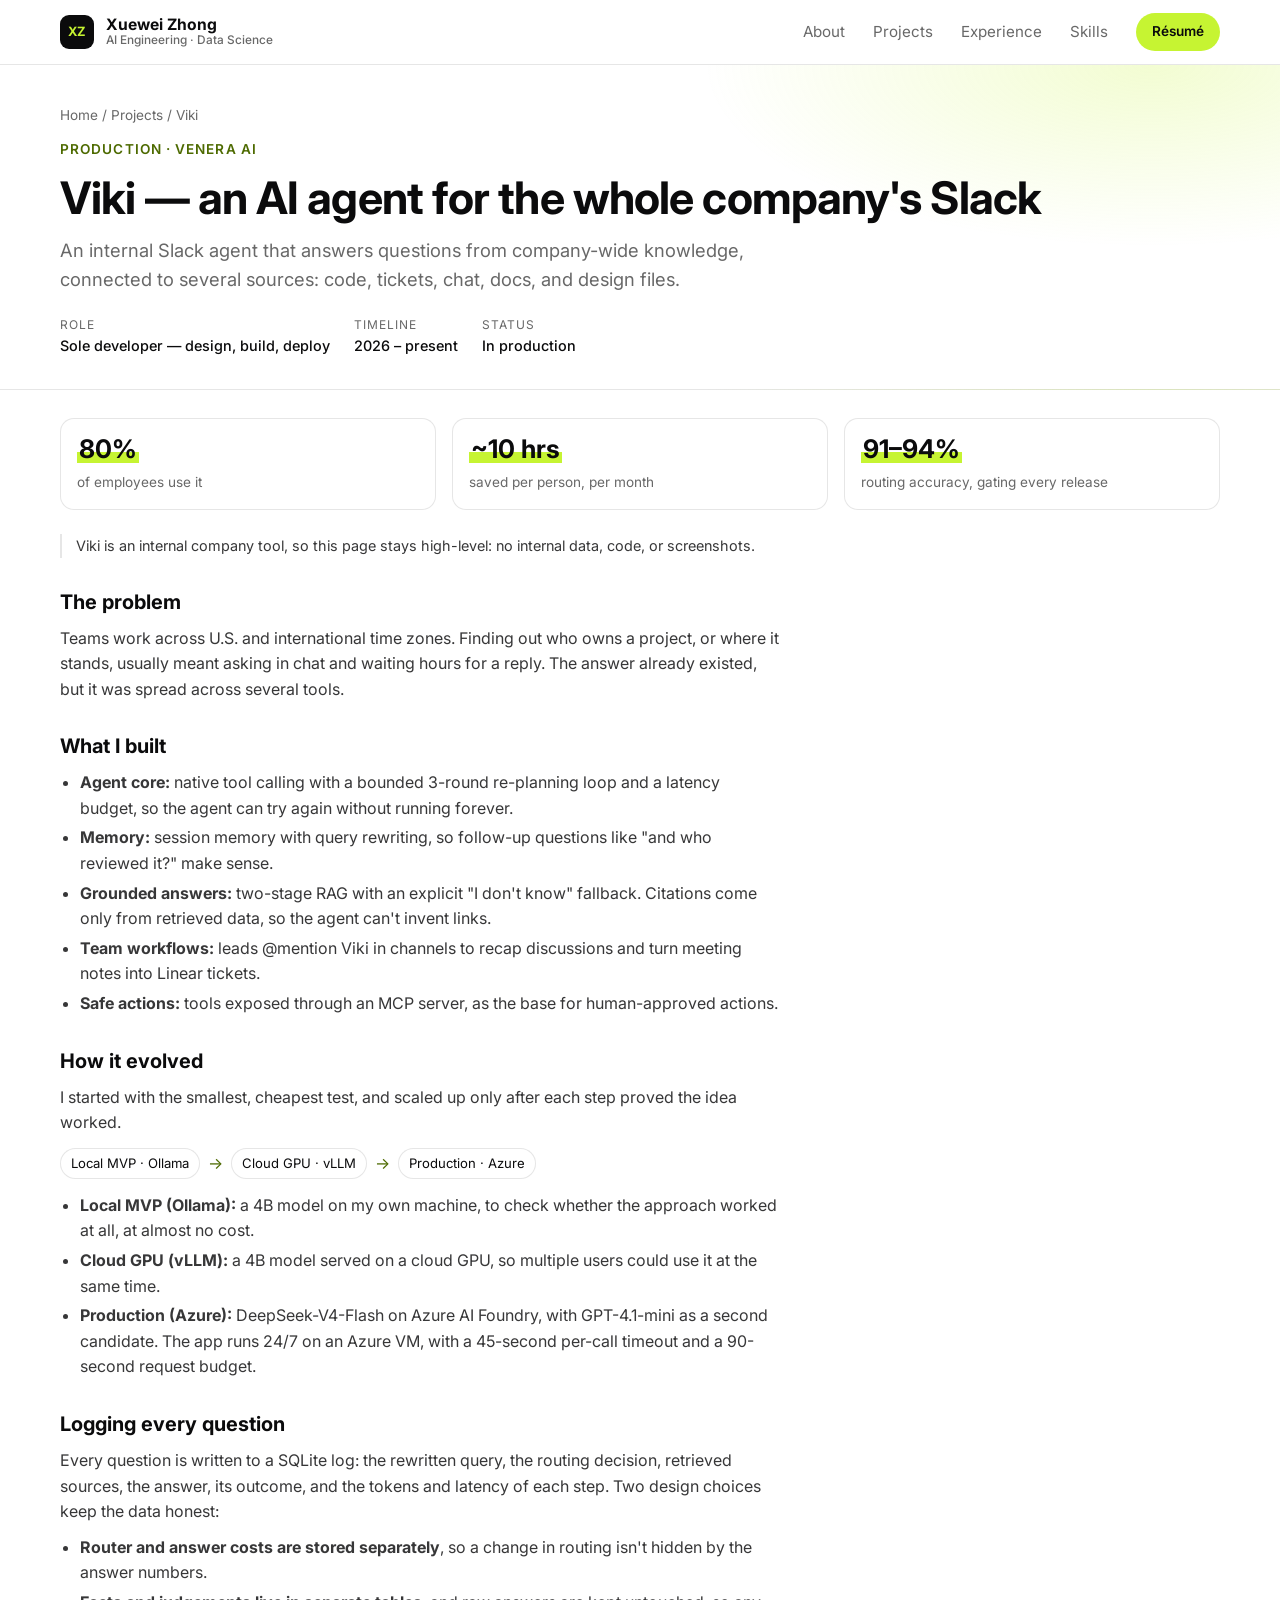
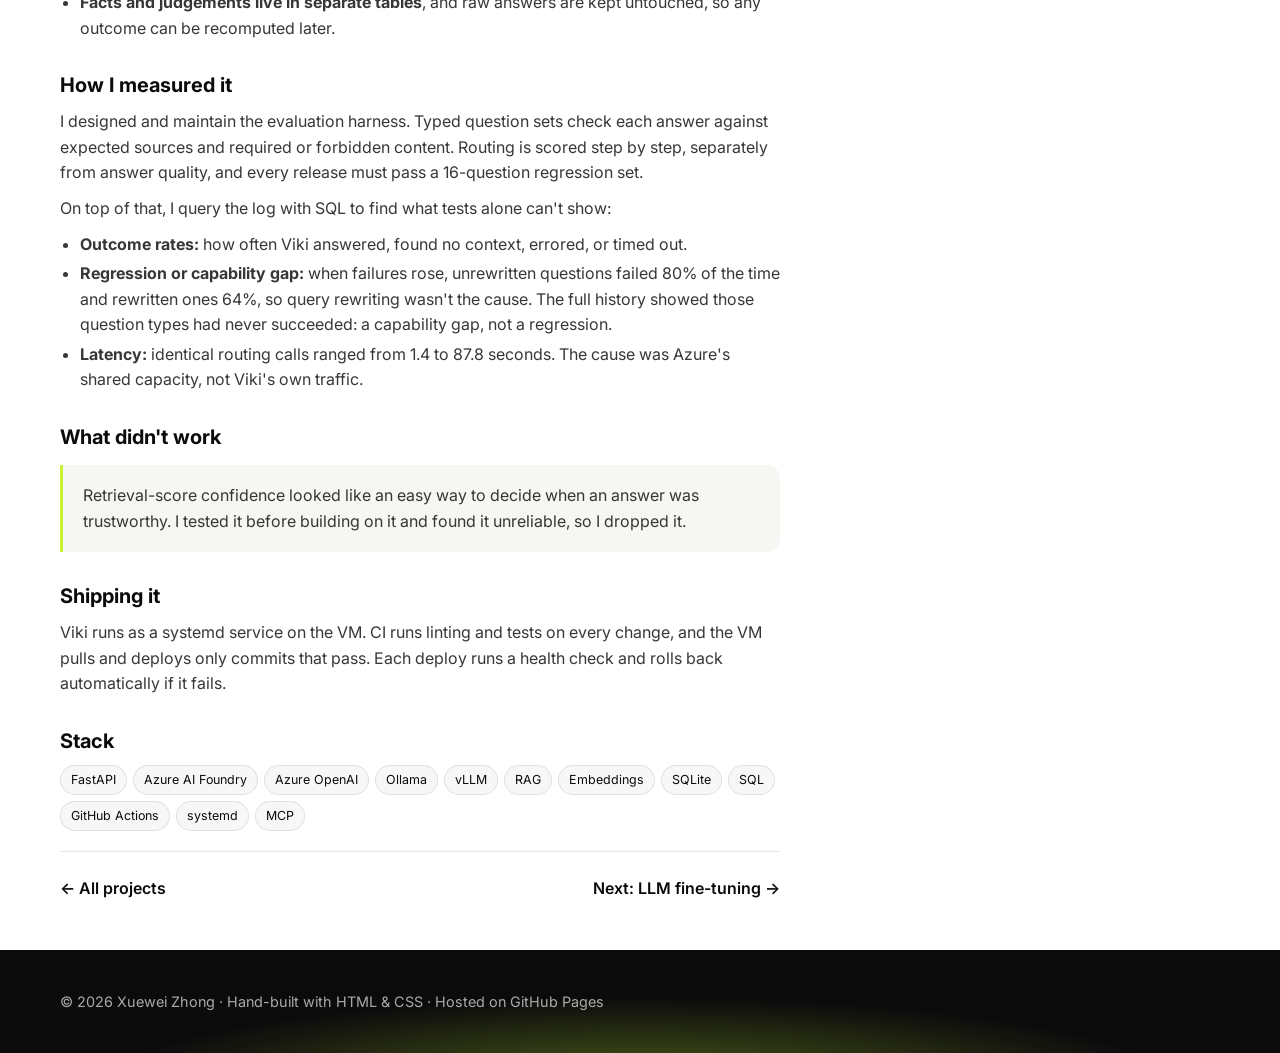
<file: projects/viki.html>
<!DOCTYPE html>
<html lang="en">
<head>
  <meta charset="UTF-8">
  <meta name="viewport" content="width=device-width, initial-scale=1.0">
  <title>Viki — an AI agent for the whole company's Slack — Xuewei Zhong</title>
  <meta name="description" content="An internal Slack agent that answers questions from company-wide knowledge, connected to several sources: code, tickets, chat, docs, and design files.">
  <link rel="preconnect" href="https://fonts.googleapis.com">
  <link rel="preconnect" href="https://fonts.gstatic.com" crossorigin>
  <link href="https://fonts.googleapis.com/css2?family=Inter:wght@400;500;600;700&display=swap" rel="stylesheet">
  <link rel="icon" href="../favicon.svg" type="image/svg+xml">
  <link rel="stylesheet" href="../style.css?v=20261125b">
</head>
<body>

  <!-- ===================== Navbar (same as home) ===================== -->
  <nav class="nav">
    <div class="container nav-inner">
      <a href="../index.html" class="nav-logo"><span class="logo-badge" aria-hidden="true">XZ</span><span class="logo-text"><span class="logo-name">Xuewei Zhong</span><span class="logo-sub">AI Engineering · Data Science</span></span></a>
      <div class="nav-links">
        <a href="../index.html#about">About</a>
        <a href="../index.html#projects">Projects</a>
        <a href="../index.html#experience">Experience</a>
        <a href="../index.html#skills">Skills</a>
        <a href="../assets/resume.pdf" class="btn btn-primary btn-sm" target="_blank" rel="noopener">Résumé</a>
      </div>
    </div>
  </nav>

  <!-- ===================== Case header ===================== -->
  <header class="case-hero">
    <div class="container">
      <p class="crumbs"><a href="../index.html">Home</a> / <a href="../index.html#projects">Projects</a> / Viki</p>
      <p class="eyebrow">Production · Venera AI</p>
      <h1>Viki — an AI agent for the whole company's Slack</h1>
      <p class="case-lede">An internal Slack agent that answers questions from company-wide knowledge, connected to several sources: code, tickets, chat, docs, and design files.</p>
      <dl class="meta">
        <div><dt>Role</dt><dd>Sole developer — design, build, deploy</dd></div>
        <div><dt>Timeline</dt><dd>2026 – present</dd></div>
        <div><dt>Status</dt><dd>In production</dd></div>
      </dl>
    </div>
  </header>

  <!-- ===================== Case body ===================== -->
  <main class="container">
    <div class="results">
      <div class="result"><span class="metric">80%</span><span>of employees use it</span></div>
      <div class="result"><span class="metric">~10 hrs</span><span>saved per person, per month</span></div>
      <div class="result"><span class="metric">91–94%</span><span>routing accuracy, gating every release</span></div>
    </div>

    <article class="case-body">
      <p class="note">Viki is an internal company tool, so this page stays high-level: no internal data, code, or screenshots.</p>

      <h2>The problem</h2>
      <p>Teams work across U.S. and international time zones. Finding out who owns a project, or where it stands, usually meant asking in chat and waiting hours for a reply. The answer already existed, but it was spread across several tools.</p>

      <h2>What I built</h2>
      <ul>
        <li><b>Agent core:</b> native tool calling with a bounded 3-round re-planning loop and a latency budget, so the agent can try again without running forever.</li>
        <li><b>Memory:</b> session memory with query rewriting, so follow-up questions like "and who reviewed it?" make sense.</li>
        <li><b>Grounded answers:</b> two-stage RAG with an explicit "I don't know" fallback. Citations come only from retrieved data, so the agent can't invent links.</li>
        <li><b>Team workflows:</b> leads @mention Viki in channels to recap discussions and turn meeting notes into Linear tickets.</li>
        <li><b>Safe actions:</b> tools exposed through an MCP server, as the base for human-approved actions.</li>
      </ul>

      <h2>How it evolved</h2>
      <p>I started with the smallest, cheapest test, and scaled up only after each step proved the idea worked.</p>
      <div class="pipeline" style="margin-bottom:14px"><span class="tag">Local MVP · Ollama</span> <i>→</i> <span class="tag">Cloud GPU · vLLM</span> <i>→</i> <span class="tag">Production · Azure</span></div>
      <ul>
        <li><b>Local MVP (Ollama):</b> a 4B model on my own machine, to check whether the approach worked at all, at almost no cost.</li>
        <li><b>Cloud GPU (vLLM):</b> a 4B model served on a cloud GPU, so multiple users could use it at the same time.</li>
        <li><b>Production (Azure):</b> DeepSeek-V4-Flash on Azure AI Foundry, with GPT-4.1-mini as a second candidate. The app runs 24/7 on an Azure VM, with a 45-second per-call timeout and a 90-second request budget.</li>
      </ul>

      <h2>Logging every question</h2>
      <p>Every question is written to a SQLite log: the rewritten query, the routing decision, retrieved sources, the answer, its outcome, and the tokens and latency of each step. Two design choices keep the data honest:</p>
      <ul>
        <li><b>Router and answer costs are stored separately</b>, so a change in routing isn't hidden by the answer numbers.</li>
        <li><b>Facts and judgements live in separate tables</b>, and raw answers are kept untouched, so any outcome can be recomputed later.</li>
      </ul>

      <h2>How I measured it</h2>
      <p>I designed and maintain the evaluation harness. Typed question sets check each answer against expected sources and required or forbidden content. Routing is scored step by step, separately from answer quality, and every release must pass a 16-question regression set.</p>
      <p>On top of that, I query the log with SQL to find what tests alone can't show:</p>
      <ul>
        <li><b>Outcome rates:</b> how often Viki answered, found no context, errored, or timed out.</li>
        <li><b>Regression or capability gap:</b> when failures rose, unrewritten questions failed 80% of the time and rewritten ones 64%, so query rewriting wasn't the cause. The full history showed those question types had never succeeded: a capability gap, not a regression.</li>
        <li><b>Latency:</b> identical routing calls ranged from 1.4 to 87.8 seconds. The cause was Azure's shared capacity, not Viki's own traffic.</li>
      </ul>

      <h2>What didn't work</h2>
      <div class="callout">
        <p>Retrieval-score confidence looked like an easy way to decide when an answer was trustworthy. I tested it before building on it and found it unreliable, so I dropped it.</p>
      </div>

      <h2>Shipping it</h2>
      <p>Viki runs as a systemd service on the VM. CI runs linting and tests on every change, and the VM pulls and deploys only commits that pass. Each deploy runs a health check and rolls back automatically if it fails.</p>

      <h2>Stack</h2>
      <div class="tags">
        <span class="tag">FastAPI</span>
        <span class="tag">Azure AI Foundry</span>
        <span class="tag">Azure OpenAI</span>
        <span class="tag">Ollama</span>
        <span class="tag">vLLM</span>
        <span class="tag">RAG</span>
        <span class="tag">Embeddings</span>
        <span class="tag">SQLite</span>
        <span class="tag">SQL</span>
        <span class="tag">GitHub Actions</span>
        <span class="tag">systemd</span>
        <span class="tag">MCP</span>
      </div>

      <!-- Prev / next -->
      <div class="case-nav">
        <a href="../index.html#projects">← All projects</a>
        <a href="fine-tuning.html">Next: LLM fine-tuning →</a>
      </div>
    </article>
  </main>

  <footer class="footer">
    <div class="container">
      © 2026 Xuewei Zhong · Hand-built with HTML &amp; CSS · Hosted on GitHub Pages
    </div>
  </footer>

</body>
</html>
</file>
<file: style.css>
/* =========================================================
   1. Design tokens — change colors here, the whole site updates
   ========================================================= */
:root {
  /* Core palette (the 3 brand colors) */
  --black: #0B0B0C;
  --white: #FFFFFF;
  --lime:  #C6F432;   /* fills only: buttons, highlights, rings — never text on white */

  /* Deep lime: same hue, darkened so it is readable as text on white.
     Contrast on white = 6.2:1 (Harrison's indigo #4f46e5 is 6.3:1). */
  --lime-deep: #4D6A00;

  /* Neutrals derived from black (transparency, not new colors) */
  --text:        var(--black);
  --text-muted:  rgba(11, 11, 12, 0.62);  /* secondary text */
  --border:      rgba(11, 11, 12, 0.10);  /* hairlines, card borders */
  --tint:        rgba(11, 11, 12, 0.03);  /* light gray section background */
  --lime-soft:   rgba(198, 244, 50, 0.22); /* pale lime wash for tags */

  /* Layout */
  --max-width: 1080px;
  --radius: 14px;
  --font: "Inter", -apple-system, BlinkMacSystemFont, "Segoe UI", sans-serif;
}

/* =========================================================
   2. Base reset
   ========================================================= */
* { box-sizing: border-box; margin: 0; padding: 0; }

html { scroll-behavior: smooth; }          /* smooth scrolling for #anchor links */

body {
  font-family: var(--font);
  background: var(--white);
  color: var(--text);
  line-height: 1.6;
  -webkit-font-smoothing: antialiased;
}

a { color: inherit; text-decoration: none; }

/* Centered content column with 20px side gutters on small screens */
.container {
  max-width: var(--max-width);
  margin: 0 auto;
  padding: 0 20px;
}

/* =========================================================
   3. Buttons
   ========================================================= */
.btn {
  display: inline-block;
  padding: 12px 22px;
  border-radius: 999px;
  font-weight: 600;
  font-size: 0.95rem;
  transition: transform 0.15s ease, background 0.15s ease, border-color 0.15s ease;
}
.btn:hover { transform: translateY(-1px); }

/* Primary: lime fill + black text (15:1 contrast) */
.btn-primary { background: var(--lime); color: var(--black); }

/* Secondary: thin outline, fills black on hover */
.btn-outline {
  border: 1px solid var(--border);
  color: var(--text);
}
.btn-outline:hover { border-color: var(--black); }

.btn-sm { padding: 8px 16px; font-size: 0.85rem; }

/* =========================================================
   4. Navbar (white, sticky, hairline border)
   ========================================================= */
.nav {
  position: sticky;
  top: 0;
  z-index: 10;
  background: rgba(255, 255, 255, 0.9);
  backdrop-filter: blur(8px);              /* frosted glass while scrolling */
  border-bottom: 1px solid var(--border);
}
.nav-inner {
  display: flex;
  align-items: center;
  justify-content: space-between;
  height: 64px;
}
.nav-logo { font-weight: 700; display: flex; align-items: center; gap: 10px; }

/* Small lime square as a logo mark */
.logo-mark {
  width: 12px;
  height: 12px;
  border-radius: 3px;
  background: var(--lime);
  outline: 1px solid var(--black);
}

.nav-links { display: flex; align-items: center; gap: 28px; }
.nav-links a:not(.btn) { color: var(--text-muted); font-size: 0.95rem; }
.nav-links a:not(.btn):hover { color: var(--text); }

/* =========================================================
   5. Hero (white + soft lime glow, inspired by the reference)
   ========================================================= */
.hero {
  position: relative;
  overflow: hidden;              /* keep the glow inside the hero */
  padding: 96px 0 88px;
  background:
    /* lime glow behind the photo, fading out to white */
    radial-gradient(ellipse 55% 70% at 78% 45%, rgba(198, 244, 50, 0.30), transparent 70%),
    /* faint second glow, top-left, so the left side is not flat */
    radial-gradient(ellipse 40% 50% at 0% 0%, rgba(198, 244, 50, 0.12), transparent 70%),
    var(--white);
}

/* Very faint grid lines, fading out toward the bottom */
.hero::before {
  content: "";
  position: absolute;
  inset: 0;
  background-image:
    linear-gradient(var(--border) 1px, transparent 1px),
    linear-gradient(90deg, var(--border) 1px, transparent 1px);
  background-size: 48px 48px;
  mask-image: linear-gradient(to bottom, rgba(0, 0, 0, 0.6), transparent 85%);
  -webkit-mask-image: linear-gradient(to bottom, rgba(0, 0, 0, 0.6), transparent 85%);
  pointer-events: none;          /* grid is decoration only, never clickable */
}
.hero > .container { position: relative; }  /* content sits above the grid */
.hero-inner {
  display: grid;
  grid-template-columns: 1.4fr 1fr;   /* text column wider than photo column */
  gap: 56px;
  align-items: center;
}

/* Small label above the name, in deep lime */
.eyebrow {
  color: var(--lime-deep);
  font-size: 0.85rem;
  font-weight: 600;
  letter-spacing: 0.08em;
  text-transform: uppercase;
  margin-bottom: 12px;
}
.hero h1 {
  font-size: clamp(2.4rem, 6vw, 3.6rem);  /* scales with screen width */
  line-height: 1.1;
  letter-spacing: -0.02em;
  margin-bottom: 18px;
}
.tagline {
  font-size: 1.2rem;
  color: var(--text-muted);
  max-width: 36ch;
  margin-bottom: 36px;
}

/* Highlighter-pen effect: lime band behind the bottom of the word */
.hl {
  color: var(--text);
  background: linear-gradient(transparent 58%, var(--lime) 58%);
  padding: 0 2px;
}

/* Three proof points under the tagline */
.stats {
  list-style: none;
  display: flex;
  gap: 36px;
  margin-bottom: 36px;
  flex-wrap: wrap;
}
.stats li { border-left: 2px solid var(--lime); padding-left: 14px; }
.stats strong { display: block; font-size: 1.6rem; line-height: 1.2; }
.stats span {
  display: block;
  font-size: 0.85rem;
  color: var(--text-muted);
  max-width: 18ch;
}

.hero-actions { display: flex; gap: 12px; flex-wrap: wrap; margin-bottom: 28px; }

.socials { display: flex; gap: 20px; flex-wrap: wrap; font-size: 0.9rem; }
.socials a { color: var(--text-muted); }
.socials a:hover { color: var(--lime-deep); }

/* Headshot: swap the placeholder for an <img> later */
.hero-photo { display: flex; justify-content: center; }
.photo,
.photo-placeholder {
  width: 280px;
  height: 280px;
  border-radius: 50%;
  object-fit: cover;
  box-shadow: 0 0 0 6px var(--white), 0 0 0 8px var(--lime); /* white gap + lime ring */
}
.photo-placeholder {
  display: grid;
  place-items: center;
  background: var(--tint);
  font-size: 3rem;
  font-weight: 700;
  color: var(--text-muted);
}

/* =========================================================
   6. Content sections (placeholders for Step 2+)
   ========================================================= */
.section { padding: 88px 0; border-top: 1px solid var(--border); }

/* Tinted section: pale gray with a whisper of lime from the top-right */
.section-tint {
  background:
    radial-gradient(ellipse 50% 60% at 100% 0%, rgba(198, 244, 50, 0.14), transparent 70%),
    #F6F7F3;                     /* warm off-white, close to the reference video */
}

/* "01 — SELECTED WORK" style label */
.section-label {
  font-size: 0.85rem;
  font-weight: 600;
  letter-spacing: 0.08em;
  text-transform: uppercase;
  color: var(--lime-deep);
  margin-bottom: 8px;
}
.section h2 { font-size: 2rem; letter-spacing: -0.01em; }

/* =========================================================
   7. Footer (black bookend — the one dark area)
   ========================================================= */
/* Black footer with a lime glow rising from the bottom (like the reference) */
.footer {
  background:
    radial-gradient(ellipse 60% 120% at 50% 130%, rgba(198, 244, 50, 0.35), transparent 70%),
    var(--black);
  color: rgba(255, 255, 255, 0.65);
  padding: 56px 0;
  font-size: 0.9rem;
}

/* =========================================================
   8. Mobile layout (screens narrower than 760px)
   ========================================================= */
@media (max-width: 760px) {
  .nav-links a:not(.btn) { display: none; }   /* keep only the Résumé button */
  .hero { padding: 48px 0 64px; }
  .hero-inner { grid-template-columns: 1fr; gap: 40px; }
  .hero-photo { order: -1; }                   /* photo above text on phones */
  .photo, .photo-placeholder { width: 180px; height: 180px; }
  .stats { gap: 24px; }
}

/* =========================================================
   9. Project cards (Step 2)
   ========================================================= */
.section-head { margin-bottom: 40px; }
.section-sub { color: var(--text-muted); margin-top: 8px; max-width: 60ch; }

/* Shared card look: white, hairline border, lifts + lime border on hover */
.card {
  display: block;
  background: var(--white);
  border: 1px solid var(--border);
  border-radius: var(--radius);
  padding: 28px;
  transition: transform 0.2s ease, border-color 0.2s ease, box-shadow 0.2s ease;
}
.card:hover {
  transform: translateY(-3px);
  border-color: var(--lime);
  box-shadow: 0 12px 32px rgba(11, 11, 12, 0.06);
}

.card-kicker {
  font-size: 0.75rem;
  font-weight: 600;
  letter-spacing: 0.08em;
  text-transform: uppercase;
  color: var(--lime-deep);
  margin-bottom: 10px;
}
.card h3 { font-size: 1.25rem; line-height: 1.3; margin-bottom: 8px; }
.card-hook { color: var(--text-muted); margin-bottom: 20px; }

/* The one big number per card, with a lime highlighter stroke */
.metric {
  display: inline-block;
  font-size: 1.9rem;
  font-weight: 700;
  line-height: 1.1;
  background: linear-gradient(transparent 62%, var(--lime) 62%);
  padding: 0 2px;
  align-self: flex-start;   /* in flex cards, hug the text instead of stretching */
}
.metric-label { display: block; font-size: 0.85rem; color: var(--text-muted); margin: 6px 0 20px; }

/* Tech tags (pills) */
.tags { display: flex; flex-wrap: wrap; gap: 6px; margin-bottom: 20px; }
.tag {
  font-size: 0.78rem;
  padding: 4px 10px;
  border-radius: 999px;
  background: var(--tint);
  border: 1px solid var(--border);
}

.card-link { font-weight: 600; font-size: 0.9rem; }
.card:hover .card-link { color: var(--lime-deep); }

/* Featured card: text left, mini flow diagram right */
.card-featured {
  display: grid;
  grid-template-columns: 1.3fr 1fr;
  gap: 40px;
  align-items: center;
  margin-bottom: 20px;
  background:
    radial-gradient(ellipse 60% 80% at 100% 50%, rgba(198, 244, 50, 0.16), transparent 70%),
    var(--white);
}
.card-featured h3 { font-size: 1.6rem; }

/* Row of secondary proof points inside the featured card */
.proof { display: flex; gap: 28px; flex-wrap: wrap; margin-bottom: 20px; }
.proof div { border-left: 2px solid var(--lime); padding-left: 12px; }
.proof strong { display: block; font-size: 1.1rem; }
.proof span { font-size: 0.8rem; color: var(--text-muted); }

/* Mini flow diagram: Slack -> Agent -> Tools -> Answer */
.flow { display: flex; flex-direction: column; gap: 10px; }
.flow-step {
  background: var(--white);
  border: 1px solid var(--border);
  border-radius: 10px;
  padding: 10px 14px;
  font-size: 0.85rem;
}
.flow-step b { display: block; font-size: 0.9rem; }
.flow-step span { color: var(--text-muted); font-size: 0.78rem; }
.flow-step.is-core { background: var(--black); color: var(--white); border-color: var(--black); }
.flow-step.is-core span { color: rgba(255, 255, 255, 0.65); }
.flow-arrow { text-align: center; color: var(--lime-deep); font-size: 0.8rem; line-height: 1; }

/* Three smaller cards side by side */
.card-grid { display: grid; grid-template-columns: repeat(3, 1fr); gap: 20px; }
.card-grid .card { display: flex; flex-direction: column; }
.card-grid .card-link { margin-top: auto; }   /* pin link to card bottom */

/* =========================================================
   10. Case study (project detail) pages
   ========================================================= */
.case-hero {
  padding: 64px 0 48px;
  background:
    radial-gradient(ellipse 50% 80% at 90% 0%, rgba(198, 244, 50, 0.22), transparent 70%),
    var(--white);
  border-bottom: 1px solid var(--border);
}
.crumbs { font-size: 0.85rem; color: var(--text-muted); margin-bottom: 20px; }
.crumbs a:hover { color: var(--lime-deep); }
.case-hero h1 { font-size: clamp(2rem, 5vw, 2.8rem); line-height: 1.15; letter-spacing: -0.02em; margin-bottom: 12px; }
.case-lede { font-size: 1.15rem; color: var(--text-muted); max-width: 62ch; margin-bottom: 28px; }

/* Role / stack / timeline row */
.meta { display: flex; flex-wrap: wrap; gap: 32px; font-size: 0.9rem; }
.meta dt { color: var(--text-muted); font-size: 0.75rem; text-transform: uppercase; letter-spacing: 0.08em; }
.meta dd { font-weight: 500; }

/* Big result numbers */
.results { display: grid; grid-template-columns: repeat(3, 1fr); gap: 16px; margin: 40px 0 8px; }
.result { border: 1px solid var(--border); border-radius: var(--radius); padding: 20px; background: var(--white); }
.result .metric { font-size: 1.6rem; }
.result span:not(.metric) { display: block; font-size: 0.85rem; color: var(--text-muted); margin-top: 6px; }

/* Readable article column */
.case-body { max-width: 720px; padding: 24px 0 72px; }
.case-body h2 { font-size: 1.35rem; margin: 40px 0 12px; }
.case-body p, .case-body li { color: rgba(11, 11, 12, 0.82); }
.case-body ul { padding-left: 20px; display: grid; gap: 8px; }
.note {
  font-size: 0.9rem;
  color: var(--text-muted);
  border-left: 2px solid var(--border);
  padding-left: 14px;
  margin-top: 16px;
}

/* "What didn't work" callout — the rigor signal */
.callout {
  background: #F6F7F3;
  border-left: 3px solid var(--lime);
  border-radius: 0 var(--radius) var(--radius) 0;
  padding: 18px 20px;
  margin-top: 12px;
}

/* Horizontal pipeline of steps */
.pipeline { display: flex; flex-wrap: wrap; align-items: center; gap: 8px; margin-top: 12px; }
.pipeline .tag { background: var(--white); font-size: 0.82rem; }
.pipeline i { color: var(--lime-deep); font-style: normal; }

/* Prev / next navigation at the bottom */
.case-nav {
  display: flex;
  justify-content: space-between;
  gap: 16px;
  border-top: 1px solid var(--border);
  padding-top: 24px;
  font-weight: 600;
}
.case-nav a:hover { color: var(--lime-deep); }

@media (max-width: 760px) {
  .card-featured { grid-template-columns: 1fr; }
  .card-grid { grid-template-columns: 1fr; }
  .results { grid-template-columns: 1fr; }
}

/* Horizontal bar chart on the Ethereum page (pure HTML/CSS) */
.bars { margin: 20px 0 8px; display: grid; gap: 6px; }
.bar-row { display: grid; grid-template-columns: 44px 1fr 96px; align-items: center; gap: 10px; font-size: 0.82rem; }
.bar-x { color: var(--text-muted); text-align: right; }
.bar-track { background: var(--tint); border-radius: 4px; height: 14px; overflow: hidden; }
.bar { display: block; height: 100%; border-radius: 4px; }
.bar-r { background: var(--black); }          /* fast builder ahead */
.bar-n { background: var(--lime); }           /* slow builder ahead */
.bar-v { font-variant-numeric: tabular-nums; }
.bars figcaption { font-size: 0.8rem; color: var(--text-muted); margin-top: 8px; }
.key { display: inline-block; width: 10px; height: 10px; border-radius: 2px; margin: 0 4px 0 8px; vertical-align: middle; }
.key-r { background: var(--black); margin-left: 0; }
.key-n { background: var(--lime); }
.bars-title { font-size: 0.8rem; color: var(--text-muted); }

/* Breathing room between paragraphs and lists in case studies */
.case-body p, .case-body ul { margin-bottom: 12px; }
.case-body .callout p { margin-bottom: 0; }
.bars-title { margin-bottom: 4px; }

/* =========================================================
   11. Tighter vertical rhythm (shorter pages)
   ========================================================= */
.section { padding: 64px 0; }
.section-head { margin-bottom: 28px; }
.hero { padding: 72px 0 64px; }
.case-hero { padding: 40px 0 32px; }
.crumbs { margin-bottom: 12px; }
.case-lede { margin-bottom: 20px; }
.meta { gap: 24px; }
.results { margin: 28px 0 0; }
.result { padding: 16px; }
.case-body { padding: 8px 0 48px; }
.case-body h2 { margin: 28px 0 8px; font-size: 1.25rem; }
.case-body p, .case-body ul { margin-bottom: 10px; }
.case-body ul { gap: 4px; }
.bars { margin: 12px 0 12px; gap: 4px; }
.inline-link { text-decoration: underline; text-decoration-color: var(--lime); text-underline-offset: 3px; text-decoration-thickness: 2px; }
.inline-link:hover { color: var(--lime-deep); }
.footer { padding: 40px 0; }
@media (max-width: 760px) {
  .hero { padding: 40px 0 48px; }
  .section { padding: 48px 0; }
}

/* =========================================================
   12. Figures and data tables in case studies
   ========================================================= */
.fig { margin: 12px 0 16px; }
.fig img {
  display: block;
  width: 100%;
  height: auto;
  border: 1px solid var(--border);
  border-radius: 10px;
  background: var(--white);
  padding: 8px;
}
.fig figcaption, .fig-note { font-size: 0.82rem; color: var(--text-muted); margin-top: 6px; }
.fig figcaption b { color: var(--text); }
.fig-grid { display: grid; grid-template-columns: 1fr 1fr; gap: 16px; align-items: start; }
.fig-grid .fig { margin: 0; }

/* Data table: horizontal scroll on phones instead of overflowing */
.table-wrap { overflow-x: auto; margin: 8px 0 4px; }
table.data { width: 100%; border-collapse: collapse; font-size: 0.85rem; font-variant-numeric: tabular-nums; }
table.data th {
  text-align: left;
  font-weight: 600;
  font-size: 0.75rem;
  color: var(--text-muted);
  border-bottom: 1px solid var(--black);
  padding: 6px 8px;
}
table.data td { border-bottom: 1px solid var(--border); padding: 8px; white-space: nowrap; }
table.data td:not(:first-child), table.data th:not(:first-child) { text-align: right; }

@media (max-width: 760px) {
  .fig-grid { grid-template-columns: 1fr; }
}
/* Single figures stay compact; side-by-side figures fill their column */
.case-body > .fig { max-width: 520px; }

/* =========================================================
   13. Smaller headshot (Harrison-style: text leads, photo supports)
   ========================================================= */
@media (min-width: 761px) { .hero-inner { grid-template-columns: 1.8fr 1fr; } }  /* desktop only */
.photo, .photo-placeholder { width: 200px; height: 200px; box-shadow: 0 0 0 5px var(--white), 0 0 0 7px var(--lime); }
@media (max-width: 760px) {
  .photo, .photo-placeholder { width: 128px; height: 128px; }
  .hero-photo { justify-content: flex-start; }   /* align with the text on phones */
}

/* =========================================================
   14. Wider layout, hero intro, row cards, "More projects"
   ========================================================= */
:root { --max-width: 1200px; }
@media (min-width: 761px) { .hero-inner { grid-template-columns: 3fr 1fr; gap: 48px; } }
.tagline { margin-bottom: 16px; max-width: 60ch; }
.intro { color: var(--text-muted); max-width: 64ch; margin-bottom: 28px; }

/* Full-width project rows: story on the left, key result on the right */
.card-row {
  display: grid;
  grid-template-columns: 1.7fr 1fr;
  gap: 40px;
  align-items: center;
  margin-bottom: 16px;
}
.card-row .card-hook { max-width: 60ch; }
.card-row .tags { margin-bottom: 14px; }
.row-metric { border-left: 1px solid var(--border); padding-left: 32px; }
.row-metric .metric-label { margin-bottom: 10px; }
.row-proof { display: block; font-size: 0.85rem; color: var(--text); }

/* Smaller one-line projects */
.more-title { font-size: 1rem; margin: 40px 0 12px; }
.more-grid { display: grid; grid-template-columns: repeat(2, 1fr); gap: 16px; }
.card-sm { padding: 20px 22px; }
.card-sm h4 { font-size: 1.05rem; margin-bottom: 6px; }
.card-sm .card-hook { font-size: 0.92rem; margin-bottom: 12px; }
.card-sm .tags { margin-bottom: 8px; }
div.card-sm:hover { transform: none; border-color: var(--border); box-shadow: none; }  /* not clickable */

@media (max-width: 760px) {
  .card-row { grid-template-columns: 1fr; gap: 20px; }
  .row-metric { border-left: 0; border-top: 1px solid var(--border); padding: 16px 0 0; }
  .more-grid { grid-template-columns: 1fr; }
}

/* =========================================================
   15. Hero spacing, icon links, project groups, skills grid
   ========================================================= */
/* Photo sits next to the text instead of at the far edge */
@media (min-width: 761px) {
  .hero-inner { grid-template-columns: minmax(0, 700px) auto; justify-content: start; gap: 88px; }
}
.intro { max-width: none; }

.socials { align-items: center; gap: 10px; }
.location {
  display: inline-flex; align-items: center; gap: 6px;
  color: var(--text-muted); font-size: 0.9rem; margin-right: 8px;
}
.location svg { width: 15px; height: 15px; }
.icon-link {
  display: inline-grid; place-items: center;
  width: 38px; height: 38px;
  border: 1px solid var(--border); border-radius: 50%;
  background: var(--white);
  color: var(--text) !important;
  transition: border-color 0.15s ease, background 0.15s ease;
}
.icon-link svg { width: 17px; height: 17px; }
.icon-link:hover { border-color: var(--black); background: var(--lime); }

/* "In production" / "Research & coursework" labels */
.group-label {
  font-size: 0.8rem; font-weight: 600; letter-spacing: 0.06em; text-transform: uppercase;
  color: var(--text-muted);
  margin: 8px 0 10px;
  display: flex; align-items: center; gap: 10px;
}
.group-label::after { content: ""; flex: 1; height: 1px; background: var(--border); }
.card-featured + .group-label, .card-featured ~ .group-label { margin-top: 32px; }

/* Skills */
.skills-grid { display: grid; grid-template-columns: repeat(3, 1fr); gap: 28px 32px; }
.skill-group h3 { font-size: 0.95rem; margin-bottom: 10px; }
.skill-group .tags { margin-bottom: 0; }
.skill-group .tag { background: var(--white); }
@media (max-width: 760px) { .skills-grid { grid-template-columns: 1fr; gap: 20px; } }

/* =========================================================
   16. Hero balance: roomier text, larger photo centered in its column
   ========================================================= */
.hero { padding: 88px 0 80px; }
@media (min-width: 761px) {
  .hero-inner { grid-template-columns: minmax(0, 660px) 1fr; justify-content: stretch; gap: 48px; }
  .hero-photo { justify-content: center; }
}
.hero h1 { margin-bottom: 14px; }
.tagline { font-size: 1.25rem; margin-bottom: 24px; }
.intro { font-size: 1.02rem; line-height: 1.75; margin-bottom: 36px; }
.intro p + p { margin-top: 12px; }
.stats { margin-bottom: 40px; }
.hero-actions { margin-bottom: 32px; }
.photo, .photo-placeholder {
  width: 260px; height: 260px;
  box-shadow: 0 0 0 6px var(--white), 0 0 0 8px var(--lime), 0 24px 48px rgba(11, 11, 12, 0.10);
}
@media (max-width: 760px) {
  .hero { padding: 40px 0 56px; }
  .photo, .photo-placeholder { width: 140px; height: 140px; }
}
@media (min-width: 761px) { .hero-inner { grid-template-columns: minmax(0, 680px) 1fr; } }
/* Intro back to normal line spacing, one paragraph */
.intro { font-size: 1rem; line-height: 1.6; margin-bottom: 32px; }
/* Slightly larger headshot on desktop */
@media (min-width: 761px) { .photo, .photo-placeholder { width: 290px; height: 290px; } }

/* =========================================================
   17. Header monogram (Harrison-style: mark + name + subtitle)
   ========================================================= */
.nav-logo { gap: 12px; }
.logo-badge {
  display: inline-grid; place-items: center;
  width: 34px; height: 34px; border-radius: 9px;
  background: var(--black); color: var(--lime);
  font-size: 0.8rem; font-weight: 700; letter-spacing: 0.02em;
}
.logo-text { display: flex; flex-direction: column; line-height: 1.15; }
.logo-name { font-weight: 700; font-size: 0.98rem; }
.logo-sub { font-weight: 500; font-size: 0.74rem; color: var(--text-muted); }
@media (max-width: 760px) { .logo-sub { display: none; } }

/* Stats: one-line labels, tighter */
.stats { gap: 28px; }
.stats span { max-width: none; white-space: nowrap; }
@media (max-width: 760px) { .stats span { white-space: normal; } }

/* =========================================================
   18. Simple cover + friendly About section
   ========================================================= */
.hero h1 { margin-bottom: 8px; }
.role { font-size: 1.2rem; font-weight: 600; margin-bottom: 14px; }
.tagline { font-size: 1.15rem; margin-bottom: 22px; }
.hero-chips { list-style: none; display: flex; flex-wrap: wrap; gap: 8px; margin-bottom: 32px; }
.hero-chips li {
  font-size: 0.85rem; padding: 6px 12px; border-radius: 999px;
  background: var(--white); border: 1px solid var(--border);
}
.hero { padding: 104px 0 96px; }
@media (min-width: 761px) { .hero-inner { align-items: center; } }

/* About */
.lead { font-size: 1.15rem; color: var(--text-muted); margin-top: 8px; }
.journey { display: grid; grid-template-columns: repeat(3, 1fr); gap: 20px; margin-bottom: 36px; }
.journey-step {
  position: relative;
  border: 1px solid var(--border); border-radius: var(--radius);
  padding: 24px; background: var(--white);
}
.journey-step::before {               /* small lime dot = timeline marker */
  content: ""; position: absolute; top: 28px; right: 24px;
  width: 10px; height: 10px; border-radius: 50%;
  background: var(--white); border: 2px solid var(--lime);
}
.journey-step.is-now::before { background: var(--lime); }
.journey-when { font-size: 0.78rem; font-weight: 600; letter-spacing: 0.06em; color: var(--lime-deep); margin-bottom: 8px; }
.journey-step h3 { font-size: 1.1rem; margin-bottom: 8px; }
.journey-step p:last-child { color: var(--text-muted); font-size: 0.95rem; }
.about-stats { margin-bottom: 24px; }
.open-to { font-weight: 500; }

@media (max-width: 760px) {
  .journey { grid-template-columns: 1fr; }
  .hero { padding: 40px 0 56px; }
}

/* =========================================================
   19. Cover back to eyebrow + stats; About as plain paragraphs
   ========================================================= */
.tagline { font-size: 1.25rem; margin-bottom: 32px; }
.hero h1 { margin-bottom: 14px; }
.about-grid { display: grid; grid-template-columns: 1fr 2fr; gap: 48px; align-items: start; }
.about-text { max-width: 66ch; }
.about-text p { margin-bottom: 14px; color: rgba(11, 11, 12, 0.82); font-size: 1.02rem; }
.about-text .open-to { color: var(--text); font-weight: 500; margin-top: 20px; }
@media (max-width: 760px) { .about-grid { grid-template-columns: 1fr; gap: 12px; } }

/* =========================================================
   20. Experience timeline
   ========================================================= */
.xp { border-left: 2px solid var(--border); margin-left: 6px; }
.xp-item {
  position: relative;
  display: grid; grid-template-columns: 200px 1fr; gap: 32px;
  padding: 0 0 40px 32px;
}
.xp-item:last-child { padding-bottom: 0; }
.xp-item::before {                       /* timeline dot */
  content: ""; position: absolute; left: -7px; top: 6px;
  width: 12px; height: 12px; border-radius: 50%;
  background: var(--lime); border: 2px solid var(--white); box-shadow: 0 0 0 1px var(--black);
}
.xp-when { font-size: 0.9rem; font-weight: 600; }
.xp-when span { display: block; font-weight: 400; color: var(--text-muted); font-size: 0.85rem; }
.xp-body h3 { font-size: 1.2rem; margin-bottom: 2px; }
.xp-role { color: var(--text-muted); font-size: 0.9rem; margin-bottom: 12px; }
.xp-body > p { margin-bottom: 10px; }
.xp-roles { list-style: none; display: grid; gap: 4px; margin-bottom: 16px; font-size: 0.92rem; }
.xp-roles li { display: flex; justify-content: space-between; max-width: 420px; border-bottom: 1px dashed var(--border); padding-bottom: 4px; }
.xp-roles span { color: var(--text-muted); }
.xp-points { padding-left: 18px; display: grid; gap: 6px; color: rgba(11, 11, 12, 0.82); margin-bottom: 16px; }
.xp-placeholder {
  border: 1.5px dashed rgba(11, 11, 12, 0.25); border-radius: 10px;
  padding: 18px; color: var(--text-muted); font-size: 0.88rem; text-align: center;
}
@media (max-width: 760px) {
  .xp-item { grid-template-columns: 1fr; gap: 8px; padding-left: 20px; }
}
.xp-body { max-width: 780px; }

/* Logos under the dates; graduate-school entry is lighter */
.xp-logo { display: block; margin-top: 14px; max-width: 132px; max-height: 44px; object-fit: contain; }
.xp-logo-ph {
  width: 132px; height: 44px; display: grid; place-items: center;
  border: 1.5px dashed rgba(11, 11, 12, 0.25); border-radius: 8px;
  font-size: 0.72rem; font-weight: 400; color: var(--text-muted);
}
.xp-edu { padding-bottom: 32px; }
.xp-edu::before { background: var(--white); }
.xp-edu .xp-role { margin-bottom: 0; }
.xp-logo-square { width: 56px; height: 56px; border-radius: 12px; border: 1px solid var(--border); max-height: none; }
.xp-logo-wide { width: 150px; height: auto; max-height: none; }

/* =========================================================
   21. Fine-tuning mini pipeline + expandable coursework
   ========================================================= */
.mini-pipeline { display: flex; flex-wrap: wrap; align-items: center; gap: 4px 6px; font-size: 0.78rem; margin: -6px 0 14px; color: var(--text-muted); }
.mini-pipeline span { border: 1px solid var(--border); border-radius: 6px; padding: 2px 8px; background: var(--white); color: var(--text); }
.mini-pipeline i { font-style: normal; color: var(--lime-deep); }
.xp-edu + .xp-item { padding-top: 0; }
.xp-item.xp-edu:last-child::before { background: var(--white); }

.courses { margin-top: 10px; }
.courses summary {
  cursor: pointer; list-style: none;
  display: inline-flex; align-items: center; gap: 6px;
  font-size: 0.88rem; font-weight: 600;
  border-bottom: 2px solid var(--lime);
}
.courses summary::-webkit-details-marker { display: none; }
.courses summary::after { content: "+"; font-weight: 600; color: var(--lime-deep); }
.courses[open] summary::after { content: "–"; }
.courses dl {
  margin-top: 12px; padding: 16px 18px;
  border: 1px solid var(--border); border-radius: 10px; background: var(--white);
  display: grid; grid-template-columns: 200px 1fr; gap: 8px 20px; font-size: 0.9rem;
}
.courses dt { font-weight: 600; }
.courses dd { color: rgba(11, 11, 12, 0.78); }
@media (max-width: 760px) { .courses dl { grid-template-columns: 1fr; gap: 2px; } .courses dd { margin-bottom: 8px; } }

/* =========================================================
   22. Partner institutions (collapsible, grouped name tiles)
   ========================================================= */
.partners { margin-top: 4px; }
.partner-box { margin-top: 12px; padding: 16px 18px; border: 1px solid var(--border); border-radius: 10px; background: var(--white); }
.partner-note { font-size: 0.85rem; color: var(--text-muted); margin-bottom: 12px; }
.partner-box h4 { font-size: 0.78rem; font-weight: 600; letter-spacing: 0.06em; text-transform: uppercase; color: var(--lime-deep); margin: 4px 0 8px; }
.partner-list { list-style: none; display: grid; grid-template-columns: repeat(auto-fill, minmax(150px, 1fr)); gap: 8px; margin-bottom: 14px; }
.partner-list:last-child { margin-bottom: 0; }
.partner-list li {
  border: 1px solid var(--border); border-radius: 8px; padding: 8px 10px;
  display: flex; flex-direction: column; gap: 2px; background: var(--tint);
}
.partner-list b { font-size: 0.86rem; }
.partner-list span { font-size: 0.78rem; color: var(--text-muted); }

/* Partner logo wall: uniform tiles, logos keep their own colors */
.logo-wall { display: grid; grid-template-columns: repeat(auto-fill, minmax(150px, 1fr)); gap: 10px; margin-bottom: 14px; }
.logo-wall:last-child { margin-bottom: 0; }
.logo-tile {
  height: 72px; display: grid; place-items: center; padding: 10px 14px;
  border: 1px solid var(--border); border-radius: 10px; background: var(--white);
  transition: border-color 0.15s ease, transform 0.15s ease;
}
.logo-tile img { max-width: 100%; max-height: 52px; width: auto; height: auto; object-fit: contain; }
a.logo-tile:hover { border-color: var(--lime); transform: translateY(-2px); }

/* Smaller partner logos: a compact row instead of big tiles */
.logo-wall { display: flex; flex-wrap: wrap; align-items: center; gap: 8px 10px; }
.logo-tile { height: 40px; padding: 6px 10px; border-radius: 8px; }
.logo-tile img { max-height: 26px; max-width: 104px; }

/* About: closing line stands out a little */
.about-text .about-close { color: var(--text); font-weight: 500; margin-top: 18px; }

/* About: justified on wider screens; left-aligned on phones to avoid wide gaps */
@media (min-width: 761px) {
  .about-text p { text-align: justify; hyphens: none; }
}

/* About: tighter line and paragraph spacing */
.about-text p { line-height: 1.5; margin-bottom: 10px; }
.about-text .about-close { margin-top: 14px; }

/* Titles under the name: same color and letterforms as the eyebrow, larger */
.hero h1 { margin-bottom: 10px; }
.hero-titles { font-size: 1.05rem; letter-spacing: 0.07em; margin-bottom: 18px; }
@media (max-width: 760px) { .hero-titles { font-size: 0.92rem; } }
.hero-titles span { white-space: nowrap; }
</file>
